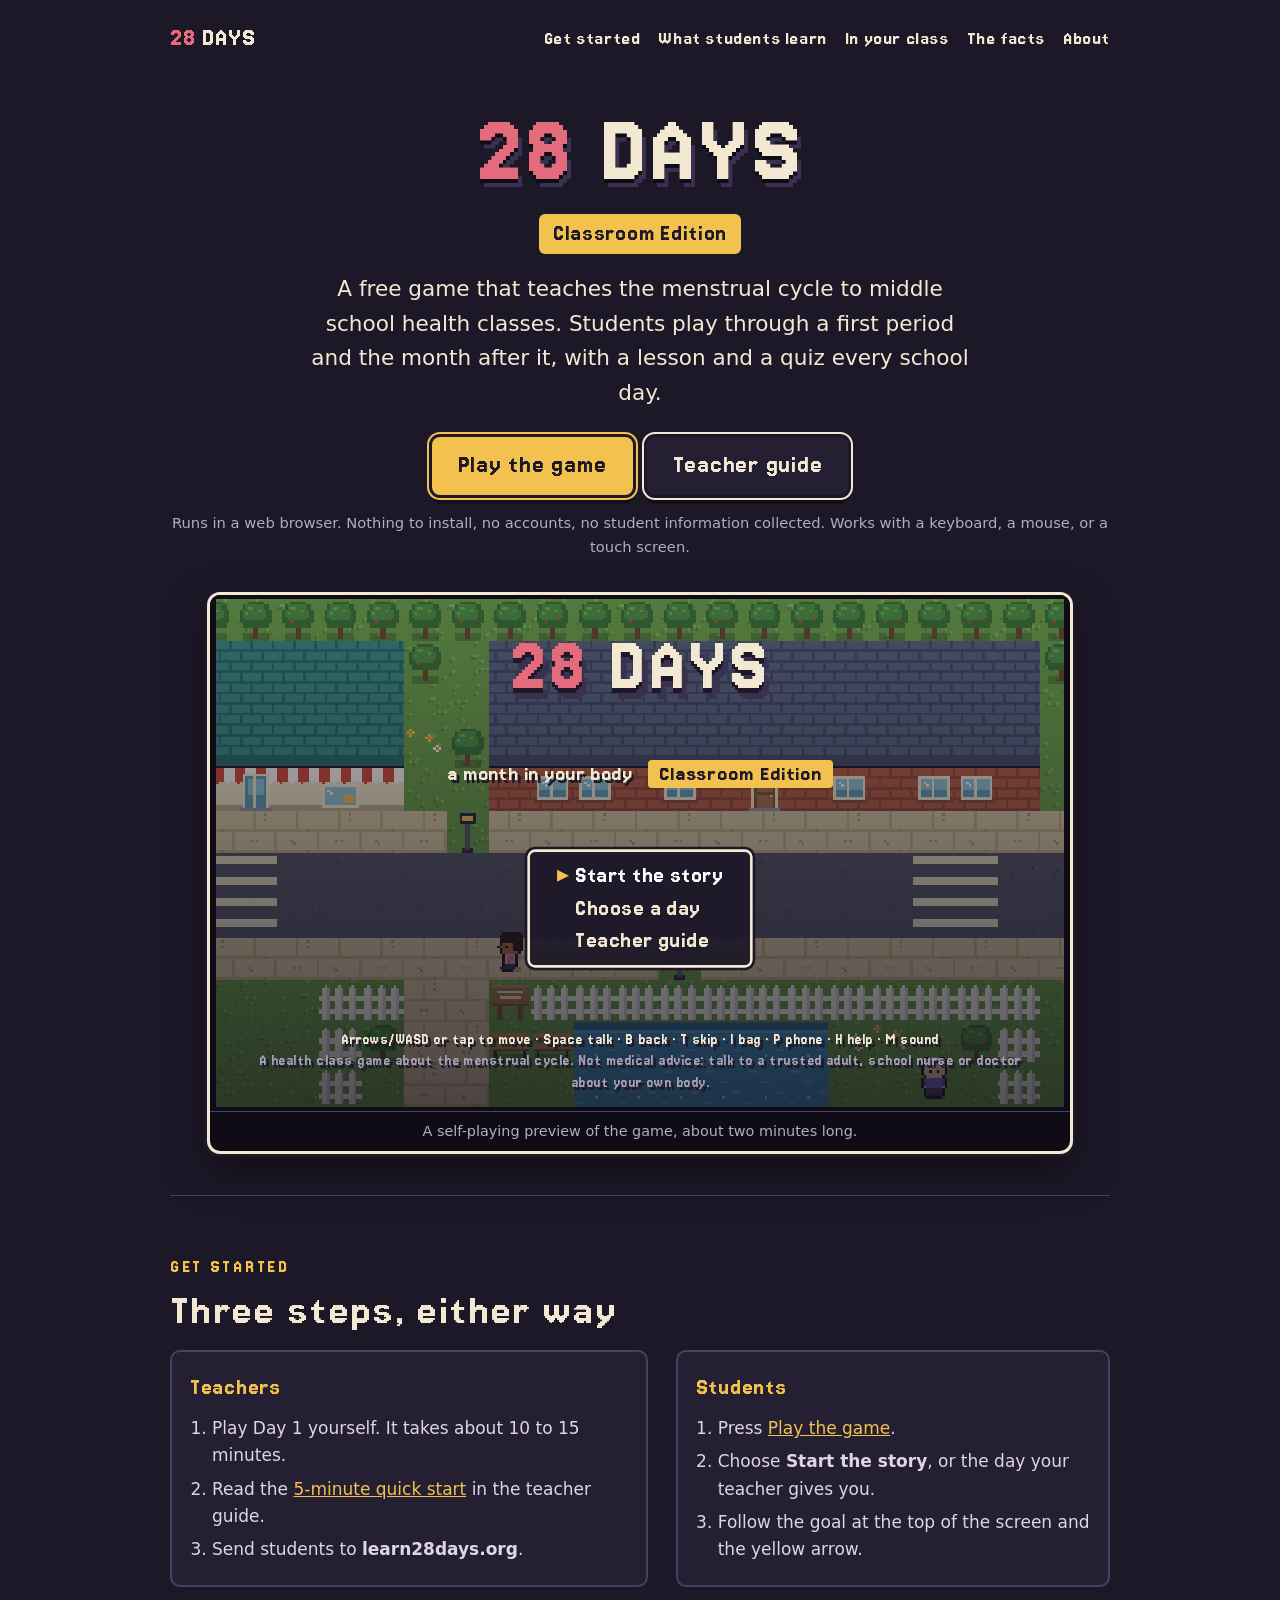
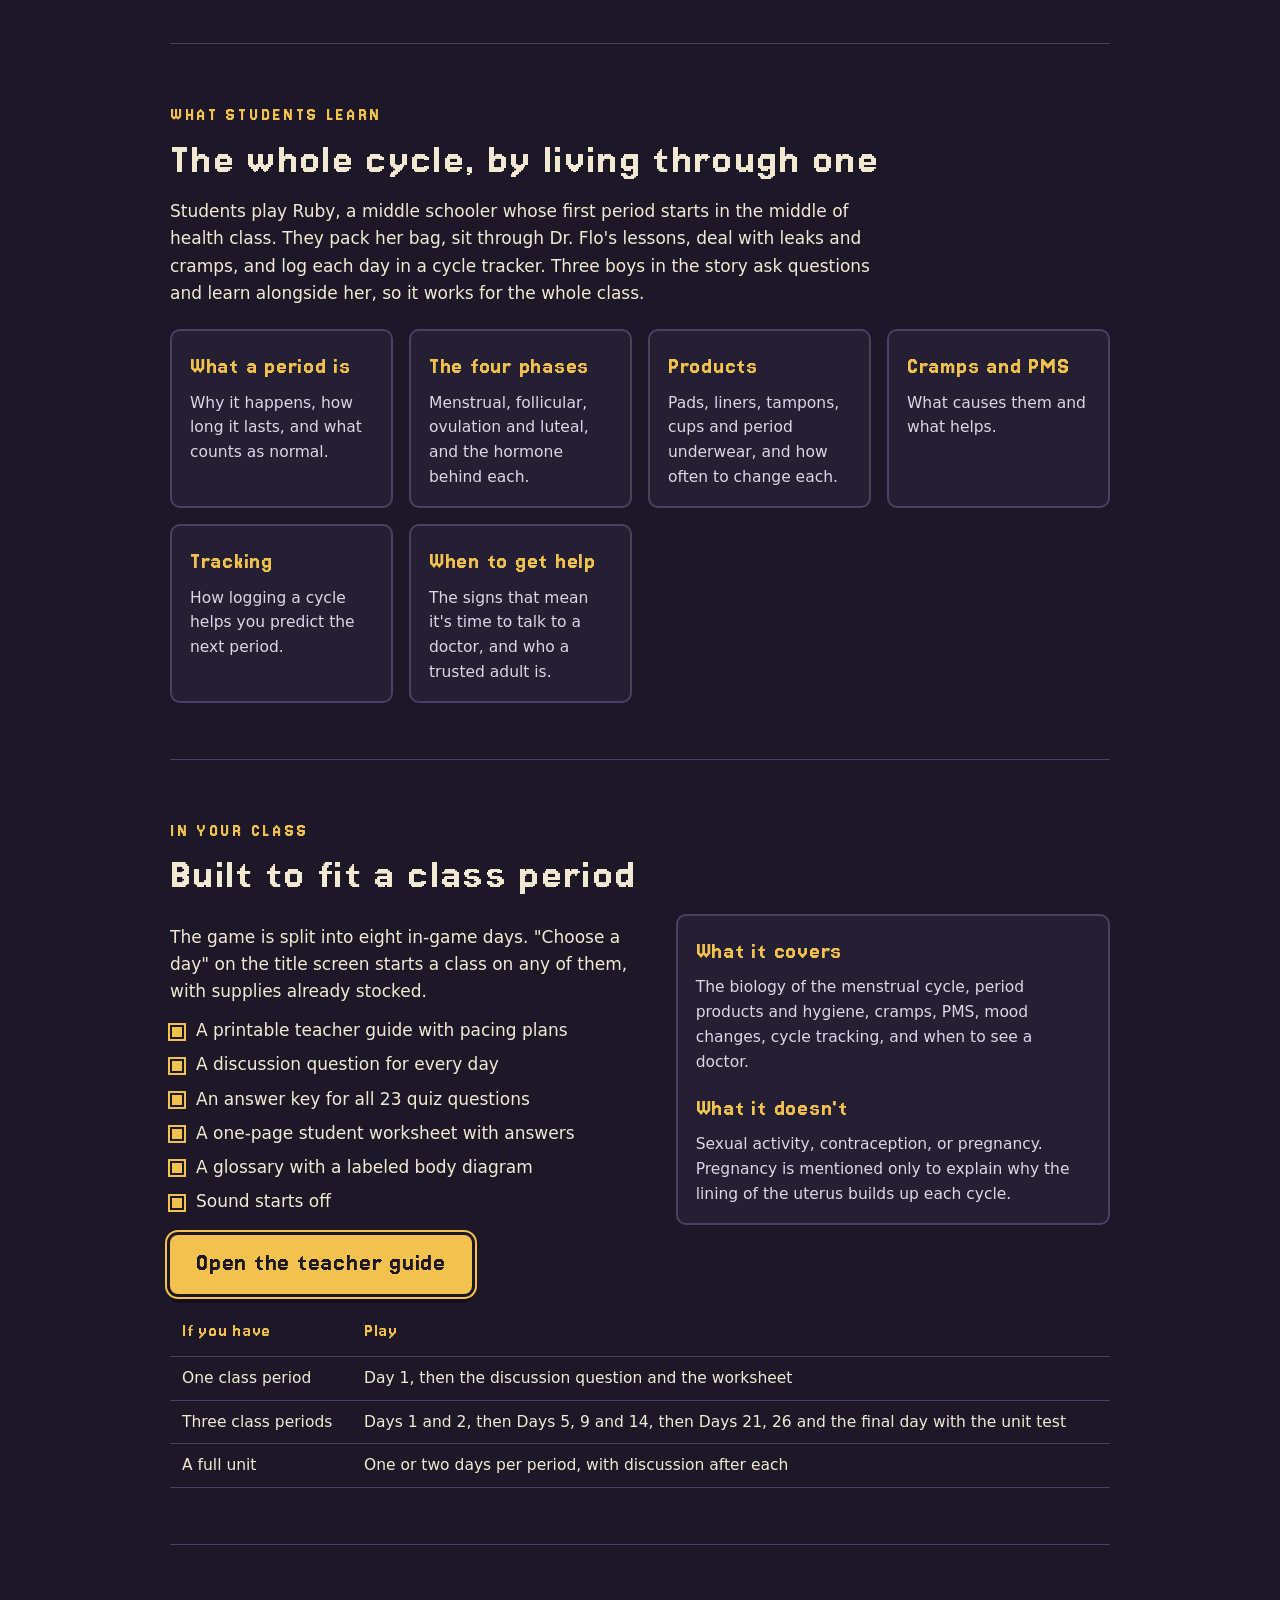
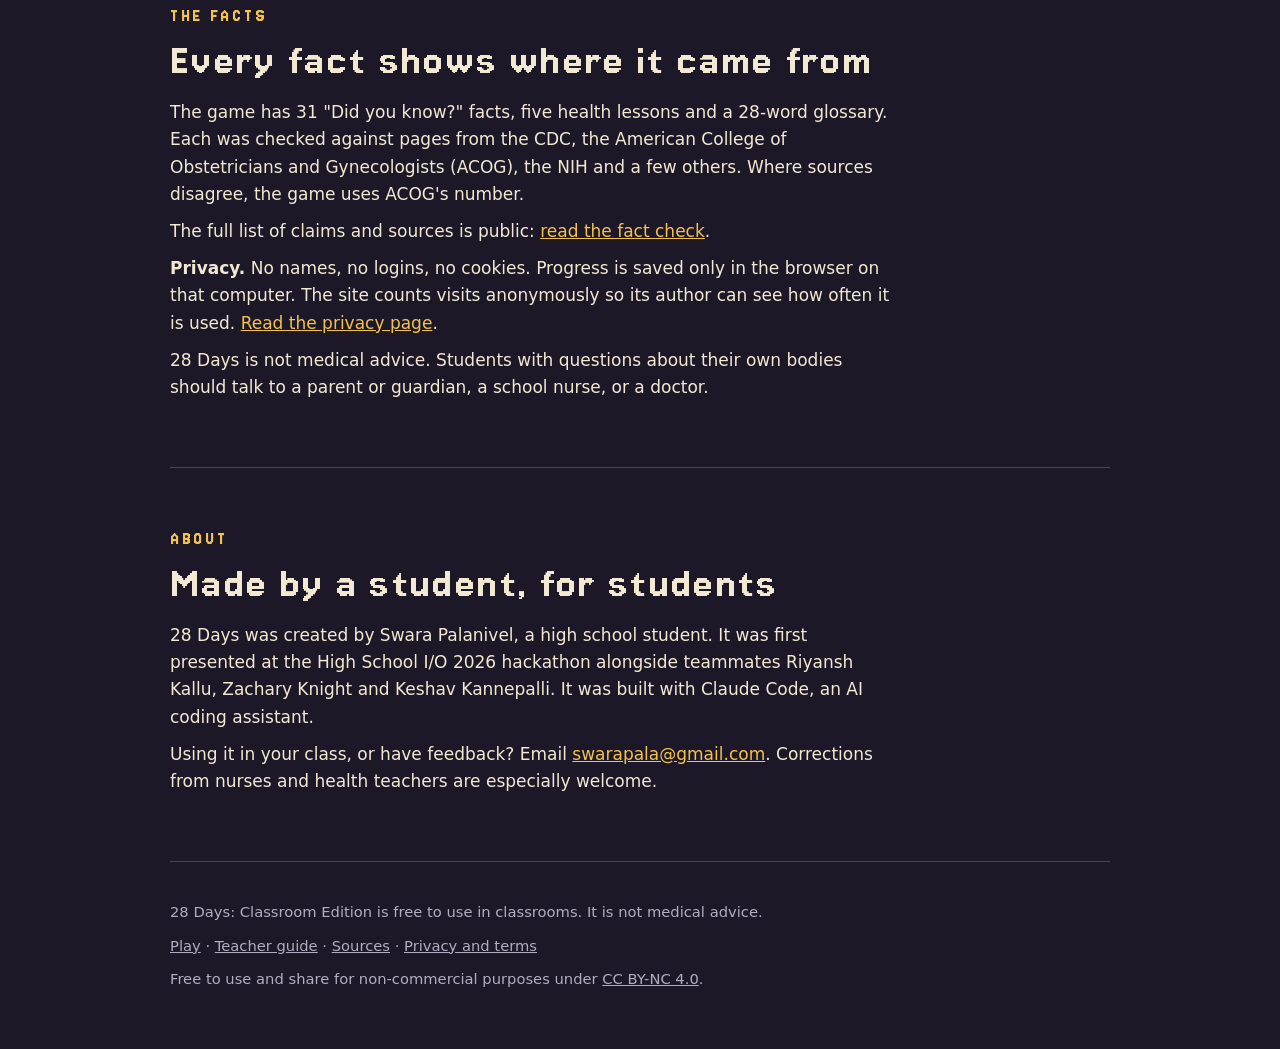
<file: index.html>
<!DOCTYPE html>
<html lang="en">
<head>
  <meta charset="UTF-8" />
  <!-- The official address is learn28days.org. Visitors to the github.io copy are sent to the same page there. -->
  <script>if (/github\.io$/.test(location.hostname)) location.replace("https://learn28days.org" + location.pathname.replace(/^\/28-days-classroom/, "") + location.search + location.hash);</script>
  <meta name="viewport" content="width=device-width, initial-scale=1.0" />
  <title>28 Days: Classroom Edition</title>
  <meta property="og:type" content="website" />
  <meta property="og:site_name" content="28 Days" />
  <meta property="og:title" content="28 Days: Classroom Edition" />
  <meta property="og:description" content="A free game that teaches the menstrual cycle to middle school health classes. With a teacher guide, lesson plans and handouts." />
  <meta property="og:url" content="https://learn28days.org/" />
  <meta property="og:image" content="https://learn28days.org/icons/social.png" />
  <meta property="og:image:width" content="1200" />
  <meta property="og:image:height" content="630" />
  <meta property="og:image:alt" content="28 Days Classroom Edition: a free game that teaches the menstrual cycle" />
  <meta name="twitter:card" content="summary_large_image" />
  <link rel="canonical" href="https://learn28days.org/" />
  <link rel="icon" href="favicon.ico" sizes="any" />
  <link rel="icon" type="image/png" sizes="32x32" href="icons/icon-32.png" />
  <link rel="apple-touch-icon" href="icons/apple-touch-icon.png" />
  <link rel="manifest" href="icons/site.webmanifest" />
  <meta name="theme-color" content="#1d1828" />
  <meta name="description" content="A free game that teaches the menstrual cycle to middle school health classes. Includes a printable teacher guide, answer key and student worksheet." />
  <link rel="preload" href="play/fonts/Jersey15.woff2" as="font" type="font/woff2" crossorigin />
  <style>
    @font-face { font-family: "Jersey 15"; src: url("play/fonts/Jersey15.woff2") format("woff2"); font-display: swap; }
    :root { --ink: #1d1828; --panel: #251f33; --cream: #f3e9d2; --dim: #b3acc2; --hl: #f2c14e; --rose: #e36b7b; --line: #4a4064; }
    * { box-sizing: border-box; }
    html { scroll-behavior: smooth; }
    body { margin: 0; background: var(--ink); color: var(--cream); font: 17px/1.6 system-ui, -apple-system, "Segoe UI", Roboto, sans-serif; }
    a { color: var(--hl); }
    .wrap { max-width: 980px; margin: 0 auto; padding: 0 20px; }
    h1, h2, h3, .btn, .kicker, nav a, .edition { font-family: "Jersey 15", "Courier New", monospace; font-weight: 400; letter-spacing: 0.03em; }

    nav { display: flex; align-items: center; justify-content: space-between; gap: 16px; padding: 16px 0; flex-wrap: wrap; }
    nav .brand { font-size: 1.7rem; color: var(--cream); text-decoration: none; }
    nav .brand span, h1 span { color: var(--rose); }
    nav .links { display: flex; gap: 18px; flex-wrap: wrap; }
    nav .links a { color: var(--cream); text-decoration: none; font-size: 1.25rem; }
    nav .links a:hover { color: var(--hl); }

    header { padding: 24px 0 44px; text-align: center; }
    h1 { font-size: clamp(3.2rem, 11vw, 6.4rem); line-height: 1; margin: 0; text-shadow: 0 4px 0 #0f0c16, 4px 8px 0 #3a3150; }
    .edition { display: inline-block; margin-top: 12px; font-size: 1.5rem; background: var(--hl); color: var(--ink); padding: 0 14px 2px; border-radius: 6px; }
    .tagline { font-size: clamp(1.1rem, 2.6vw, 1.35rem); max-width: 660px; margin: 18px auto 26px; }
    .buttons { display: flex; gap: 14px; justify-content: center; flex-wrap: wrap; }
    .btn { display: inline-block; font-size: 1.6rem; padding: 8px 26px 10px; border-radius: 8px; text-decoration: none; color: var(--ink); background: var(--hl); box-shadow: 0 0 0 3px var(--ink), 0 0 0 5px var(--hl), 0 9px 0 rgba(0,0,0,.35); }
    .btn:hover { filter: brightness(1.08); transform: translateY(-1px); }
    .btn.alt { background: var(--panel); color: var(--cream); box-shadow: 0 0 0 3px var(--ink), 0 0 0 5px var(--cream), 0 9px 0 rgba(0,0,0,.35); }
    .note { color: var(--dim); font-size: 0.92rem; margin-top: 16px; }

    .preview { margin: 36px auto 0; max-width: 860px; border-radius: 10px; overflow: hidden; background: #0f0c16; box-shadow: 0 0 0 3px var(--cream), 0 0 0 6px var(--ink), 0 18px 40px rgba(0,0,0,.5); }
    .preview .frame { position: relative; aspect-ratio: 5 / 3; }
    .preview iframe { position: absolute; inset: 0; width: 100%; height: 100%; border: 0; pointer-events: none; }
    .preview .cap { font-size: 0.9rem; color: var(--dim); padding: 8px 12px; text-align: center; border-top: 1px solid var(--line); }

    section { padding: 56px 0; border-top: 1px solid var(--line); }
    .kicker { color: var(--hl); font-size: 1.2rem; letter-spacing: 0.14em; margin: 0 0 4px; }
    h2 { font-size: clamp(2rem, 5vw, 2.8rem); line-height: 1.1; margin: 0 0 14px; }
    h3 { font-size: 1.55rem; margin: 0 0 4px; color: var(--hl); }
    p { margin: 10px 0; }
    .lead { max-width: 720px; }
    .grid { display: grid; grid-template-columns: repeat(auto-fit, minmax(210px, 1fr)); gap: 16px; margin-top: 22px; }
    .card { background: var(--panel); border: 2px solid var(--line); border-radius: 10px; padding: 16px 18px; }
    .card p { margin: 4px 0 0; color: #ddd5e8; font-size: 0.97rem; }
    .two { display: grid; grid-template-columns: 1.1fr 1fr; gap: 28px; align-items: start; }
    @media (max-width: 760px) { .two { grid-template-columns: 1fr; } }
    ul.check { list-style: none; padding: 0; margin: 12px 0; }
    ul.check li { padding-left: 26px; position: relative; margin: 7px 0; }
    ul.check li::before { content: ""; position: absolute; left: 2px; top: 0.55em; width: 10px; height: 10px; background: var(--hl); box-shadow: 0 0 0 2px var(--ink), 0 0 0 4px var(--hl); }
    .wrapt { overflow-x: auto; }
    table { border-collapse: collapse; width: 100%; margin-top: 14px; font-size: 0.97rem; }
    th, td { text-align: left; vertical-align: top; padding: 9px 12px; border-bottom: 1px solid var(--line); }
    th { color: var(--hl); font-family: "Jersey 15", monospace; font-weight: 400; font-size: 1.15rem; letter-spacing: 0.04em; }
    .box { background: var(--panel); border-left: 5px solid var(--hl); padding: 14px 18px; border-radius: 0 10px 10px 0; margin-top: 18px; }
    footer { border-top: 1px solid var(--line); padding: 28px 0 48px; color: var(--dim); font-size: 0.92rem; }
    footer a { color: var(--dim); }
      ol.steps { margin: 8px 0 0; padding-left: 22px; } ol.steps li { margin: 6px 0; color: #ddd5e8; }
    #start .card h3 { margin: 0 0 2px; }
  </style>
</head>
<body>
  <div class="wrap">
    <nav>
      <a class="brand" href="#top"><span>28</span> DAYS</a>
      <div class="links">
        <a href="#start">Get started</a><a href="#learn">What students learn</a><a href="#class">In your class</a><a href="#facts">The facts</a><a href="#about">About</a>
      </div>
    </nav>

    <header id="top">
      <h1><span>28</span> DAYS</h1>
      <div class="edition">Classroom Edition</div>
      <p class="tagline">A free game that teaches the menstrual cycle to middle school health classes. Students play through a first period and the month after it, with a lesson and a quiz every school day.</p>
      <div class="buttons">
        <a class="btn" href="play/">Play the game</a>
        <a class="btn alt" href="teacher-guide.html">Teacher guide</a>
      </div>
      <p class="note">Runs in a web browser. Nothing to install, no accounts, no student information collected. Works with a keyboard, a mouse, or a touch screen.</p>

      <div class="preview">
        <div class="frame"><iframe id="demo" title="A self-playing preview of the game" loading="lazy" src="play/index.html?demo&auto"></iframe></div>
        <div class="cap">A self-playing preview of the game, about two minutes long.</div>
      </div>
    </header>

    <section id="start">
      <p class="kicker">GET STARTED</p>
      <h2>Three steps, either way</h2>
      <div class="two">
        <div class="card">
          <h3>Teachers</h3>
          <ol class="steps">
            <li>Play Day 1 yourself. It takes about 10 to 15 minutes.</li>
            <li>Read the <a href="teacher-guide.html#quickstart">5-minute quick start</a> in the teacher guide.</li>
            <li>Send students to <strong>learn28days.org</strong>.</li>
          </ol>
        </div>
        <div class="card">
          <h3>Students</h3>
          <ol class="steps">
            <li>Press <a href="play/">Play the game</a>.</li>
            <li>Choose <strong>Start the story</strong>, or the day your teacher gives you.</li>
            <li>Follow the goal at the top of the screen and the yellow arrow.</li>
          </ol>
        </div>
      </div>
    </section>

    <section id="learn">
      <p class="kicker">WHAT STUDENTS LEARN</p>
      <h2>The whole cycle, by living through one</h2>
      <p class="lead">Students play Ruby, a middle schooler whose first period starts in the middle of health class. They pack her bag, sit through Dr. Flo's lessons, deal with leaks and cramps, and log each day in a cycle tracker. Three boys in the story ask questions and learn alongside her, so it works for the whole class.</p>
      <div class="grid">
        <div class="card"><h3>What a period is</h3><p>Why it happens, how long it lasts, and what counts as normal.</p></div>
        <div class="card"><h3>The four phases</h3><p>Menstrual, follicular, ovulation and luteal, and the hormone behind each.</p></div>
        <div class="card"><h3>Products</h3><p>Pads, liners, tampons, cups and period underwear, and how often to change each.</p></div>
        <div class="card"><h3>Cramps and PMS</h3><p>What causes them and what helps.</p></div>
        <div class="card"><h3>Tracking</h3><p>How logging a cycle helps you predict the next period.</p></div>
        <div class="card"><h3>When to get help</h3><p>The signs that mean it's time to talk to a doctor, and who a trusted adult is.</p></div>
      </div>
    </section>

    <section id="class">
      <p class="kicker">IN YOUR CLASS</p>
      <h2>Built to fit a class period</h2>
      <div class="two">
        <div>
          <p>The game is split into eight in-game days. "Choose a day" on the title screen starts a class on any of them, with supplies already stocked.</p>
          <ul class="check">
            <li>A printable teacher guide with pacing plans</li>
            <li>A discussion question for every day</li>
            <li>An answer key for all 23 quiz questions</li>
            <li>A one-page student worksheet with answers</li>
            <li>A glossary with a labeled body diagram</li>
            <li>Sound starts off</li>
          </ul>
          <div class="buttons" style="justify-content:flex-start;margin-top:20px">
            <a class="btn" href="teacher-guide.html">Open the teacher guide</a>
          </div>
        </div>
        <div>
          <div class="card">
            <h3>What it covers</h3>
            <p>The biology of the menstrual cycle, period products and hygiene, cramps, PMS, mood changes, cycle tracking, and when to see a doctor.</p>
            <h3 style="margin-top:14px">What it doesn't</h3>
            <p>Sexual activity, contraception, or pregnancy. Pregnancy is mentioned only to explain why the lining of the uterus builds up each cycle.</p>
          </div>
        </div>
      </div>
      <div class="wrapt"><table>
        <tr><th>If you have</th><th>Play</th></tr>
        <tr><td>One class period</td><td>Day 1, then the discussion question and the worksheet</td></tr>
        <tr><td>Three class periods</td><td>Days 1 and 2, then Days 5, 9 and 14, then Days 21, 26 and the final day with the unit test</td></tr>
        <tr><td>A full unit</td><td>One or two days per period, with discussion after each</td></tr>
      </table></div>
    </section>

    <section id="facts">
      <p class="kicker">THE FACTS</p>
      <h2>Every fact shows where it came from</h2>
      <p class="lead">The game has 31 "Did you know?" facts, five health lessons and a 28-word glossary. Each was checked against pages from the CDC, the American College of Obstetricians and Gynecologists (ACOG), the NIH and a few others. Where sources disagree, the game uses ACOG's number.</p>
      <p class="lead">The full list of claims and sources is public: <a href="SOURCES.md">read the fact check</a>.</p>
      <p class="lead"><strong>Privacy.</strong> No names, no logins, no cookies. Progress is saved only in the browser on that computer. The site counts visits anonymously so its author can see how often it is used. <a href="privacy.html">Read the privacy page</a>.</p>
      <p class="lead">28 Days is not medical advice. Students with questions about their own bodies should talk to a parent or guardian, a school nurse, or a doctor.</p>
    </section>

    <section id="about">
      <p class="kicker">ABOUT</p>
      <h2>Made by a student, for students</h2>
      <p class="lead">28 Days was created by Swara Palanivel, a high school student. It was first presented at the High School I/O 2026 hackathon alongside teammates Riyansh Kallu, Zachary Knight and Keshav Kannepalli. It was built with Claude Code, an AI coding assistant.</p>
      <p class="lead">Using it in your class, or have feedback? Email <a href="mailto:swarapala@gmail.com">swarapala@gmail.com</a>. Corrections from nurses and health teachers are especially welcome.</p>
    </section>

    <footer>
      <p>28 Days: Classroom Edition is free to use in classrooms. It is not medical advice.</p>
      <p><a href="play/">Play</a> · <a href="teacher-guide.html">Teacher guide</a> · <a href="SOURCES.md">Sources</a> · <a href="privacy.html">Privacy and terms</a></p>
      <p>Free to use and share for non-commercial purposes under <a href="https://creativecommons.org/licenses/by-nc/4.0/">CC BY-NC 4.0</a>.</p>
    </footer>
  </div>

  <script src="play/js/count.js?v=3"></script>
  <script>
    // The preview is the game's own self-playing tour. Restart it when it finishes.
    setInterval(function () { var f = document.getElementById("demo"); if (f) f.src = f.src; }, 140000);
  </script>
</body>
</html>
</file>
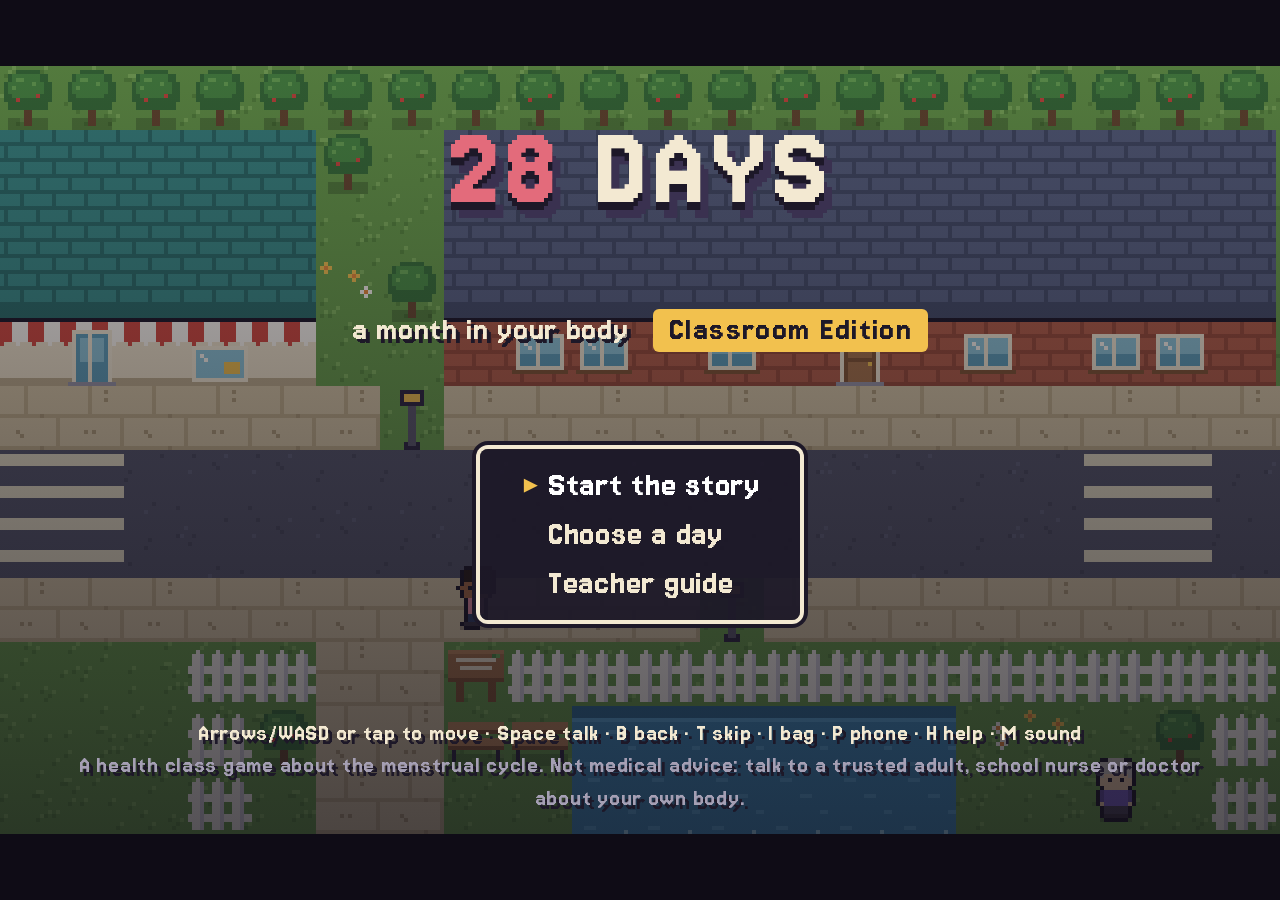
<file: play/index.html>
<!DOCTYPE html>
<html lang="en">
<head>
  <meta charset="UTF-8" />
  <!-- The official address is learn28days.org. Visitors to the github.io copy are sent to the same page there. -->
  <script>if (/github\.io$/.test(location.hostname)) location.replace("https://learn28days.org" + location.pathname.replace(/^\/28-days-classroom/, "") + location.search + location.hash);</script>
  <meta name="viewport" content="width=device-width, initial-scale=1.0" />
  <title>28 Days: Classroom Edition</title>
  <meta property="og:type" content="website" />
  <meta property="og:site_name" content="28 Days" />
  <meta property="og:title" content="Play 28 Days" />
  <meta property="og:description" content="Play Ruby through her first period and the month that follows. Free, in the browser, no account needed." />
  <meta property="og:url" content="https://learn28days.org/play/" />
  <meta property="og:image" content="https://learn28days.org/icons/social.png" />
  <meta property="og:image:width" content="1200" />
  <meta property="og:image:height" content="630" />
  <meta property="og:image:alt" content="28 Days Classroom Edition: a free game that teaches the menstrual cycle" />
  <meta name="twitter:card" content="summary_large_image" />
  <link rel="canonical" href="https://learn28days.org/play/" />
  <link rel="icon" href="../favicon.ico" sizes="any" />
  <link rel="icon" type="image/png" sizes="32x32" href="../icons/icon-32.png" />
  <link rel="apple-touch-icon" href="../icons/apple-touch-icon.png" />
  <link rel="manifest" href="../icons/site.webmanifest" />
  <meta name="theme-color" content="#1d1828" />
  <link rel="preload" href="fonts/Jersey15.woff2" as="font" type="font/woff2" crossorigin />
  <link rel="stylesheet" href="style.css?v=c6" />
</head>
<body>
  <div id="game">
    <canvas id="view" width="320" height="192"></canvas>
    <div id="ui">
      <div id="labels"></div>
      <div id="floats"></div>
      <div id="hud" class="hidden">
        <div id="stats" class="panel"></div>
        <div id="objective"></div>
        <div id="clock" class="panel"></div>
      </div>
      <div id="fact" class="panel hidden">
        <img class="ic" id="fact-icon" alt="" />
        <div class="fbody"><div class="fhead">DID YOU KNOW?</div><div id="fact-text"></div></div>
        <div class="fkey">F</div>
      </div>
      <div id="toasts"></div>
      <div id="banner"></div>
      <div id="dialog" class="hidden">
        <div class="portrait"><img id="dlg-portrait" alt="" /></div>
        <div class="box panel">
          <div id="dlg-name"></div>
          <div id="dlg-text"></div>
          <div id="dlg-next">▼</div>
        </div>
      </div>
      <div id="choices" class="panel hidden"></div>
      <div id="modal" class="hidden"></div>
      <div id="fade"></div>
      <div id="screen" class="hidden"></div>
    </div>
  </div>

  <!-- Plain scripts, no build step: double-click index.html to play. -->
  <script src="js/count.js?v=3"></script>
  <script src="js/art.js?v=c2"></script>
  <script src="js/world.js?v=c2"></script>
  <script src="js/engine.js?v=c6"></script>
  <script src="js/story.js?v=c4"></script>
  <script src="js/demo.js"></script>
</body>
</html>
</file>
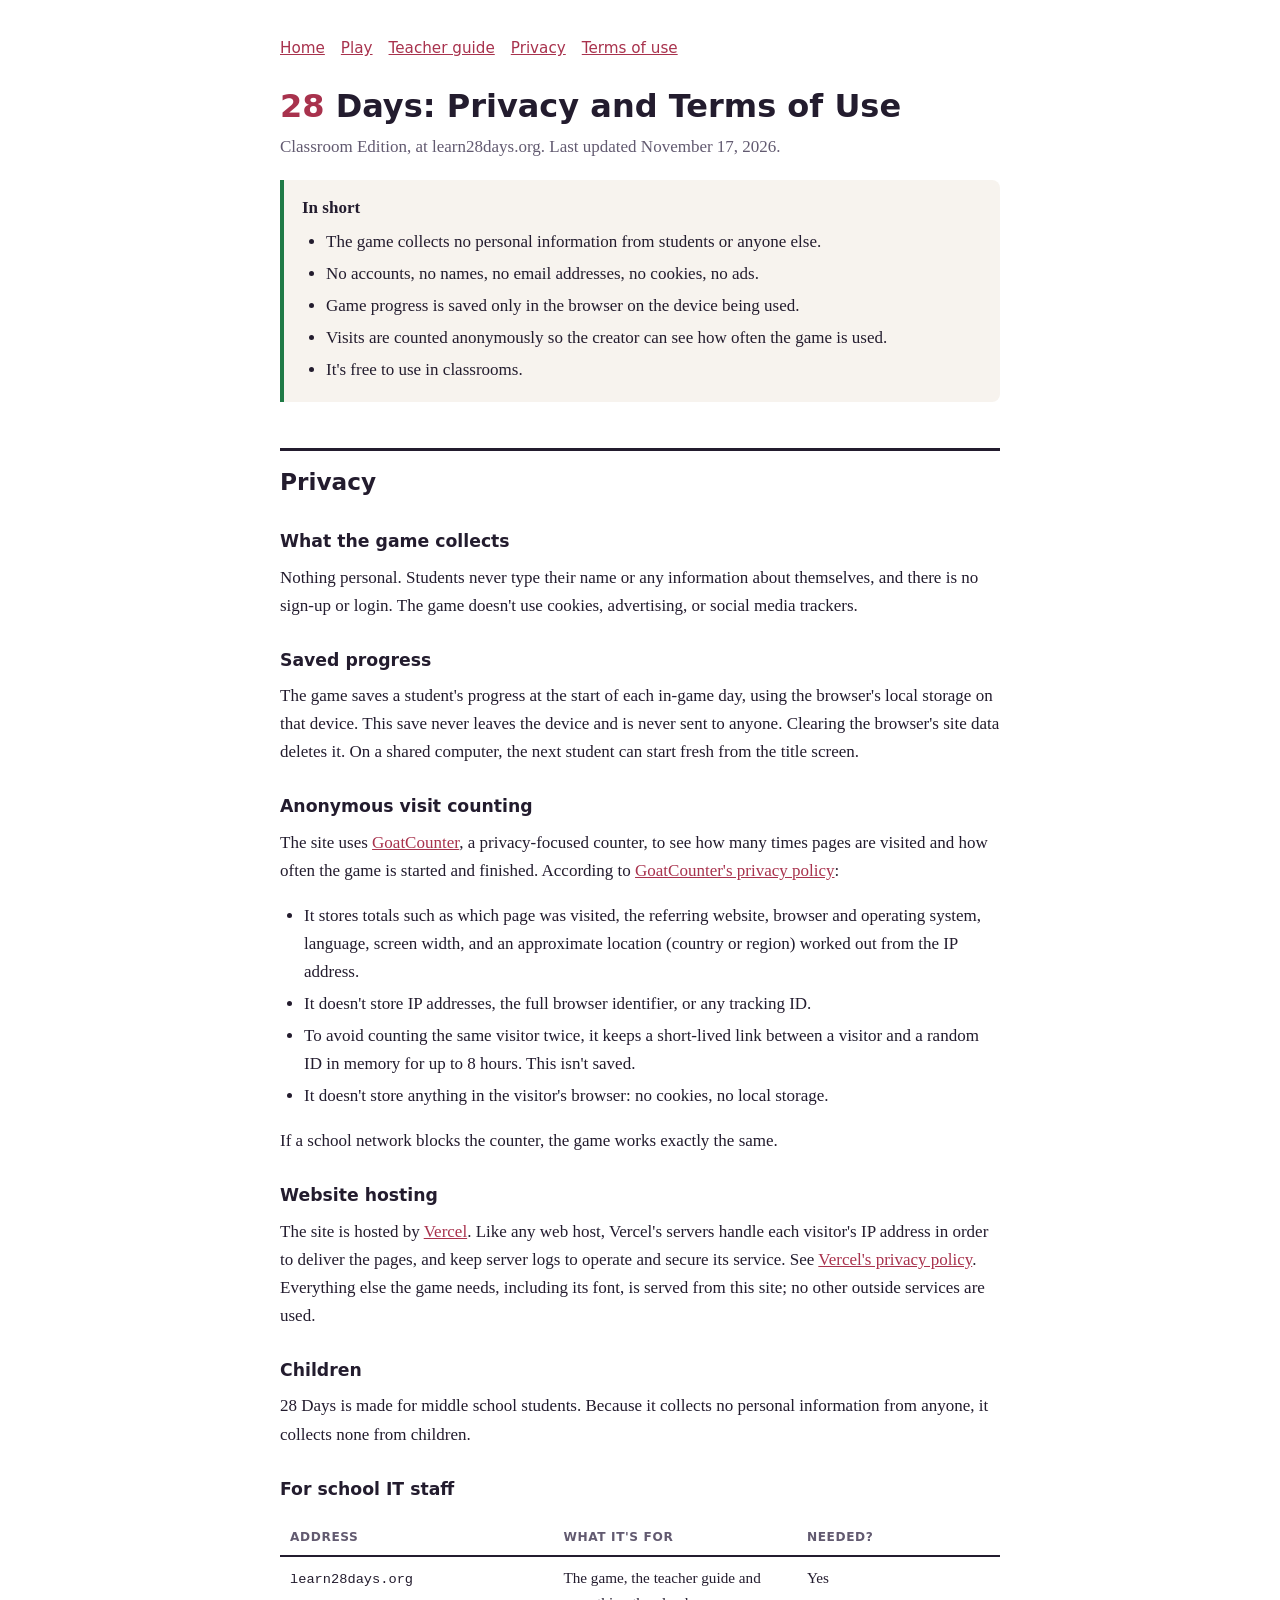
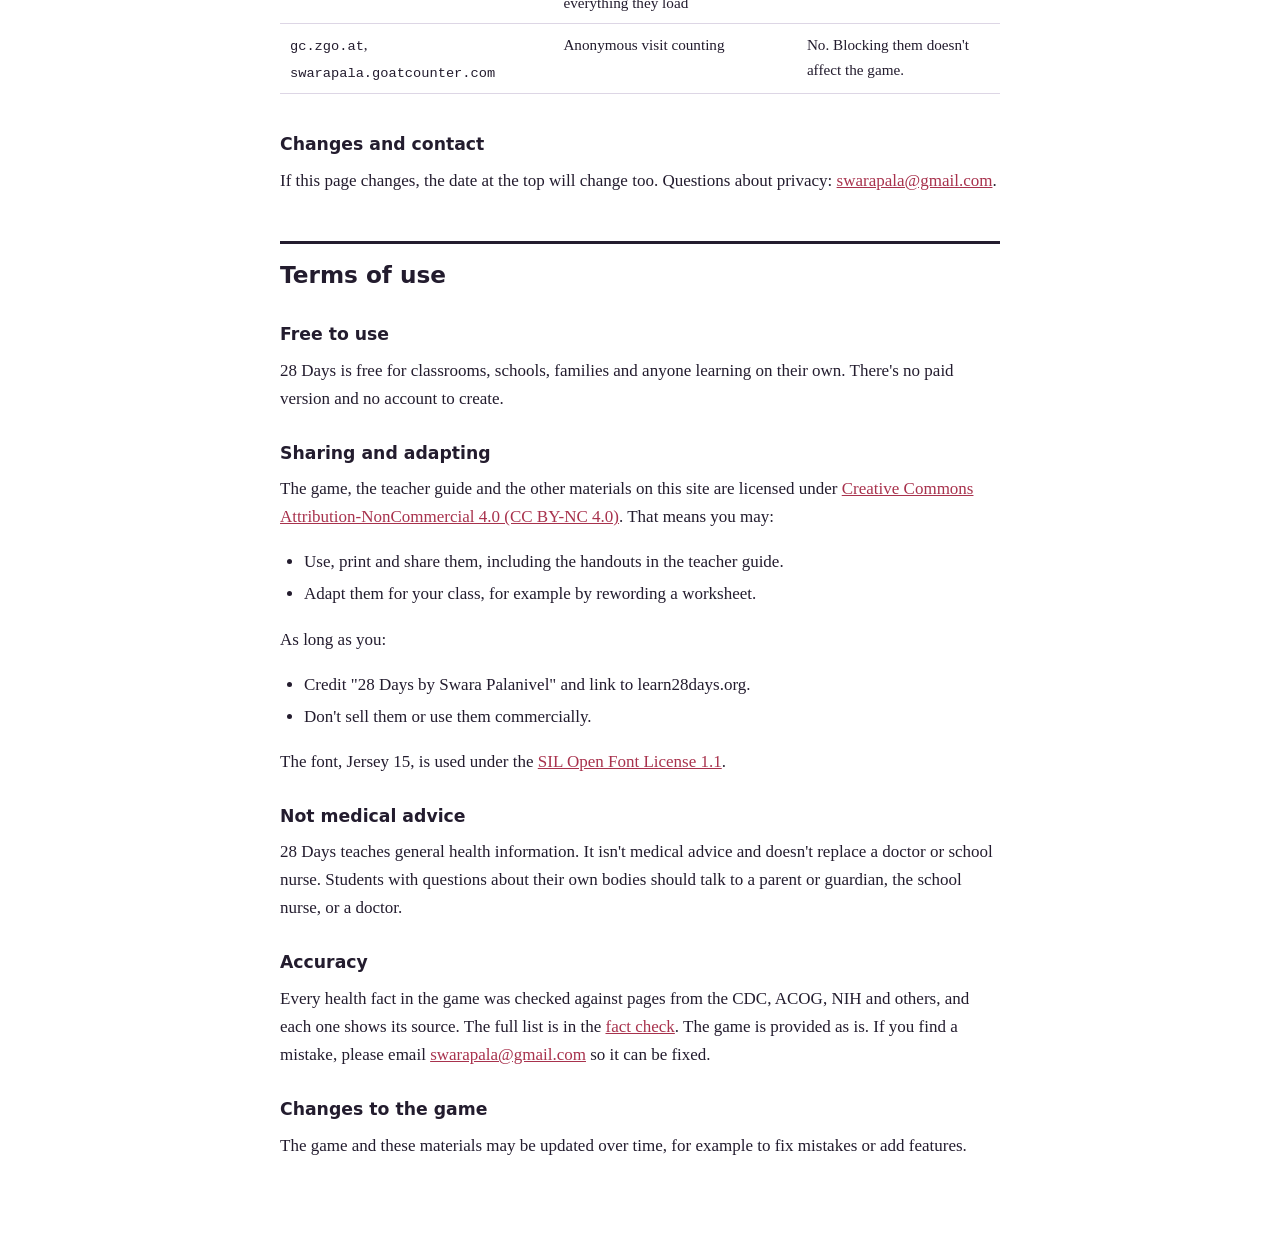
<file: privacy.html>
<!DOCTYPE html>
<html lang="en">
<head>
<meta charset="UTF-8" />
  <!-- The official address is learn28days.org. Visitors to the github.io copy are sent to the same page there. -->
  <script>if (/github\.io$/.test(location.hostname)) location.replace("https://learn28days.org" + location.pathname.replace(/^\/28-days-classroom/, "") + location.search + location.hash);</script>
<meta name="viewport" content="width=device-width, initial-scale=1.0" />
<title>28 Days: Privacy and Terms of Use</title>
  <meta property="og:type" content="website" />
  <meta property="og:site_name" content="28 Days" />
  <meta property="og:title" content="28 Days: Privacy and Terms of Use" />
  <meta property="og:description" content="28 Days collects no student information. How visits are counted and the terms for classroom use." />
  <meta property="og:url" content="https://learn28days.org/privacy.html" />
  <meta property="og:image" content="https://learn28days.org/icons/social.png" />
  <meta property="og:image:width" content="1200" />
  <meta property="og:image:height" content="630" />
  <meta property="og:image:alt" content="28 Days Classroom Edition: a free game that teaches the menstrual cycle" />
  <meta name="twitter:card" content="summary_large_image" />
  <link rel="canonical" href="https://learn28days.org/privacy.html" />
<meta name="description" content="28 Days collects no student information. How visits are counted, how progress is saved, and the terms for using the game in classrooms." />
  <link rel="icon" href="favicon.ico" sizes="any" />
  <link rel="icon" type="image/png" sizes="32x32" href="icons/icon-32.png" />
  <link rel="apple-touch-icon" href="icons/apple-touch-icon.png" />
  <meta name="theme-color" content="#1d1828" />
<style>
  :root { --ink: #231c2e; --muted: #625a70; --line: #ddd6e5; --accent: #a8324d; --soft: #f7f3ee; --good: #1f7a46; }
  * { box-sizing: border-box; }
  body { margin: 0; font: 17px/1.65 Georgia, "Times New Roman", serif; color: var(--ink); background: #fff; }
  main { max-width: 760px; margin: 0 auto; padding: 36px 20px 90px; }
  h1, h2, h3, th, nav, .kicker { font-family: system-ui, -apple-system, "Segoe UI", Roboto, sans-serif; }
  nav { display: flex; gap: 16px; flex-wrap: wrap; font-size: 0.95rem; margin-bottom: 26px; }
  a { color: var(--accent); }
  h1 { font-size: 2rem; margin: 0 0 4px; line-height: 1.2; }
  h1 span { color: var(--accent); }
  .muted { color: var(--muted); }
  h2 { font-size: 1.45rem; margin: 46px 0 10px; padding-top: 12px; border-top: 3px solid var(--ink); }
  h3 { font-size: 1.08rem; margin: 26px 0 6px; }
  p { margin: 8px 0; }
  ul { padding-left: 24px; } li { margin: 4px 0; }
  .summary { background: var(--soft); border-left: 4px solid var(--good); padding: 14px 18px; border-radius: 0 8px 8px 0; margin: 18px 0; }
  .summary ul { margin: 6px 0 0; }
  .wrap { overflow-x: auto; }
  table { border-collapse: collapse; width: 100%; font-size: 0.95rem; margin: 10px 0; }
  th, td { text-align: left; vertical-align: top; padding: 8px 10px; border-bottom: 1px solid var(--line); }
  th { font-size: 0.76rem; text-transform: uppercase; letter-spacing: 0.05em; color: var(--muted); border-bottom: 2px solid var(--ink); }
  code { font-size: 0.9em; }
  @media print { nav { display: none; } h2 { break-after: avoid; } }
</style>
</head>
<body>
<main>
  <nav><a href="./">Home</a><a href="play/">Play</a><a href="teacher-guide.html">Teacher guide</a><a href="#privacy">Privacy</a><a href="#terms">Terms of use</a></nav>
  <h1><span>28</span> Days: Privacy and Terms of Use</h1>
  <p class="muted">Classroom Edition, at learn28days.org. Last updated November 17, 2026.</p>

  <div class="summary">
    <strong>In short</strong>
    <ul>
      <li>The game collects no personal information from students or anyone else.</li>
      <li>No accounts, no names, no email addresses, no cookies, no ads.</li>
      <li>Game progress is saved only in the browser on the device being used.</li>
      <li>Visits are counted anonymously so the creator can see how often the game is used.</li>
      <li>It's free to use in classrooms.</li>
    </ul>
  </div>

  <h2 id="privacy">Privacy</h2>

  <h3>What the game collects</h3>
  <p>Nothing personal. Students never type their name or any information about themselves, and there is no sign-up or login. The game doesn't use cookies, advertising, or social media trackers.</p>

  <h3>Saved progress</h3>
  <p>The game saves a student's progress at the start of each in-game day, using the browser's local storage on that device. This save never leaves the device and is never sent to anyone. Clearing the browser's site data deletes it. On a shared computer, the next student can start fresh from the title screen.</p>

  <h3>Anonymous visit counting</h3>
  <p>The site uses <a href="https://www.goatcounter.com">GoatCounter</a>, a privacy-focused counter, to see how many times pages are visited and how often the game is started and finished. According to <a href="https://www.goatcounter.com/privacy">GoatCounter's privacy policy</a>:</p>
  <ul>
    <li>It stores totals such as which page was visited, the referring website, browser and operating system, language, screen width, and an approximate location (country or region) worked out from the IP address.</li>
    <li>It doesn't store IP addresses, the full browser identifier, or any tracking ID.</li>
    <li>To avoid counting the same visitor twice, it keeps a short-lived link between a visitor and a random ID in memory for up to 8 hours. This isn't saved.</li>
    <li>It doesn't store anything in the visitor's browser: no cookies, no local storage.</li>
  </ul>
  <p>If a school network blocks the counter, the game works exactly the same.</p>

  <h3>Website hosting</h3>
  <p>The site is hosted by <a href="https://vercel.com">Vercel</a>. Like any web host, Vercel's servers handle each visitor's IP address in order to deliver the pages, and keep server logs to operate and secure its service. See <a href="https://vercel.com/legal/privacy-policy">Vercel's privacy policy</a>. Everything else the game needs, including its font, is served from this site; no other outside services are used.</p>

  <h3>Children</h3>
  <p>28 Days is made for middle school students. Because it collects no personal information from anyone, it collects none from children.</p>

  <h3>For school IT staff</h3>
  <div class="wrap"><table>
    <tr><th>Address</th><th>What it's for</th><th>Needed?</th></tr>
    <tr><td><code>learn28days.org</code></td><td>The game, the teacher guide and everything they load</td><td>Yes</td></tr>
    <tr><td><code>gc.zgo.at</code>, <code>swarapala.goatcounter.com</code></td><td>Anonymous visit counting</td><td>No. Blocking them doesn't affect the game.</td></tr>
  </table></div>

  <h3>Changes and contact</h3>
  <p>If this page changes, the date at the top will change too. Questions about privacy: <a href="mailto:swarapala@gmail.com">swarapala@gmail.com</a>.</p>

  <h2 id="terms">Terms of use</h2>

  <h3>Free to use</h3>
  <p>28 Days is free for classrooms, schools, families and anyone learning on their own. There's no paid version and no account to create.</p>

  <h3>Sharing and adapting</h3>
  <p>The game, the teacher guide and the other materials on this site are licensed under <a href="https://creativecommons.org/licenses/by-nc/4.0/">Creative Commons Attribution-NonCommercial 4.0 (CC BY-NC 4.0)</a>. That means you may:</p>
  <ul>
    <li>Use, print and share them, including the handouts in the teacher guide.</li>
    <li>Adapt them for your class, for example by rewording a worksheet.</li>
  </ul>
  <p>As long as you:</p>
  <ul>
    <li>Credit "28 Days by Swara Palanivel" and link to learn28days.org.</li>
    <li>Don't sell them or use them commercially.</li>
  </ul>
  <p>The font, Jersey 15, is used under the <a href="https://openfontlicense.org">SIL Open Font License 1.1</a>.</p>

  <h3>Not medical advice</h3>
  <p>28 Days teaches general health information. It isn't medical advice and doesn't replace a doctor or school nurse. Students with questions about their own bodies should talk to a parent or guardian, the school nurse, or a doctor.</p>

  <h3>Accuracy</h3>
  <p>Every health fact in the game was checked against pages from the CDC, ACOG, NIH and others, and each one shows its source. The full list is in the <a href="SOURCES.md">fact check</a>. The game is provided as is. If you find a mistake, please email <a href="mailto:swarapala@gmail.com">swarapala@gmail.com</a> so it can be fixed.</p>

  <h3>Changes to the game</h3>
  <p>The game and these materials may be updated over time, for example to fix mistakes or add features.</p>
</main>
<script src="play/js/count.js?v=3"></script>
</body>
</html>
</file>
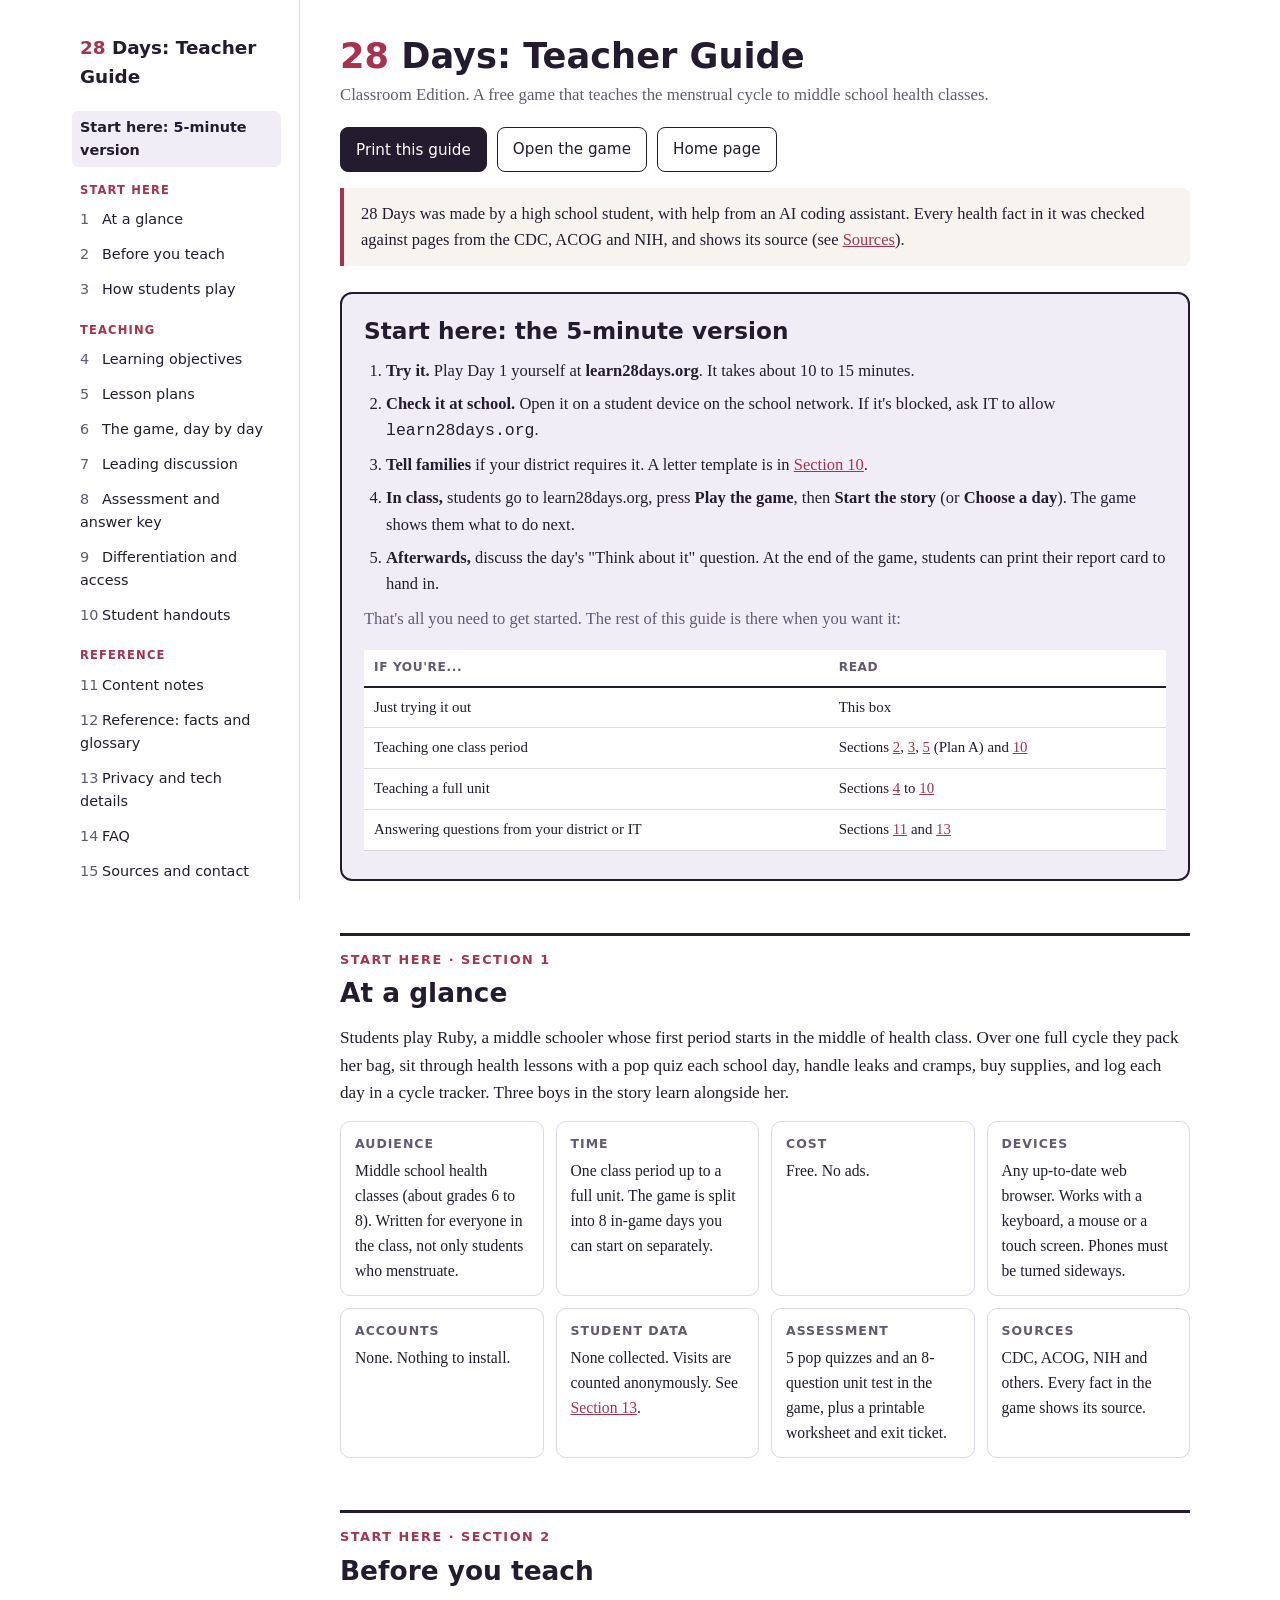
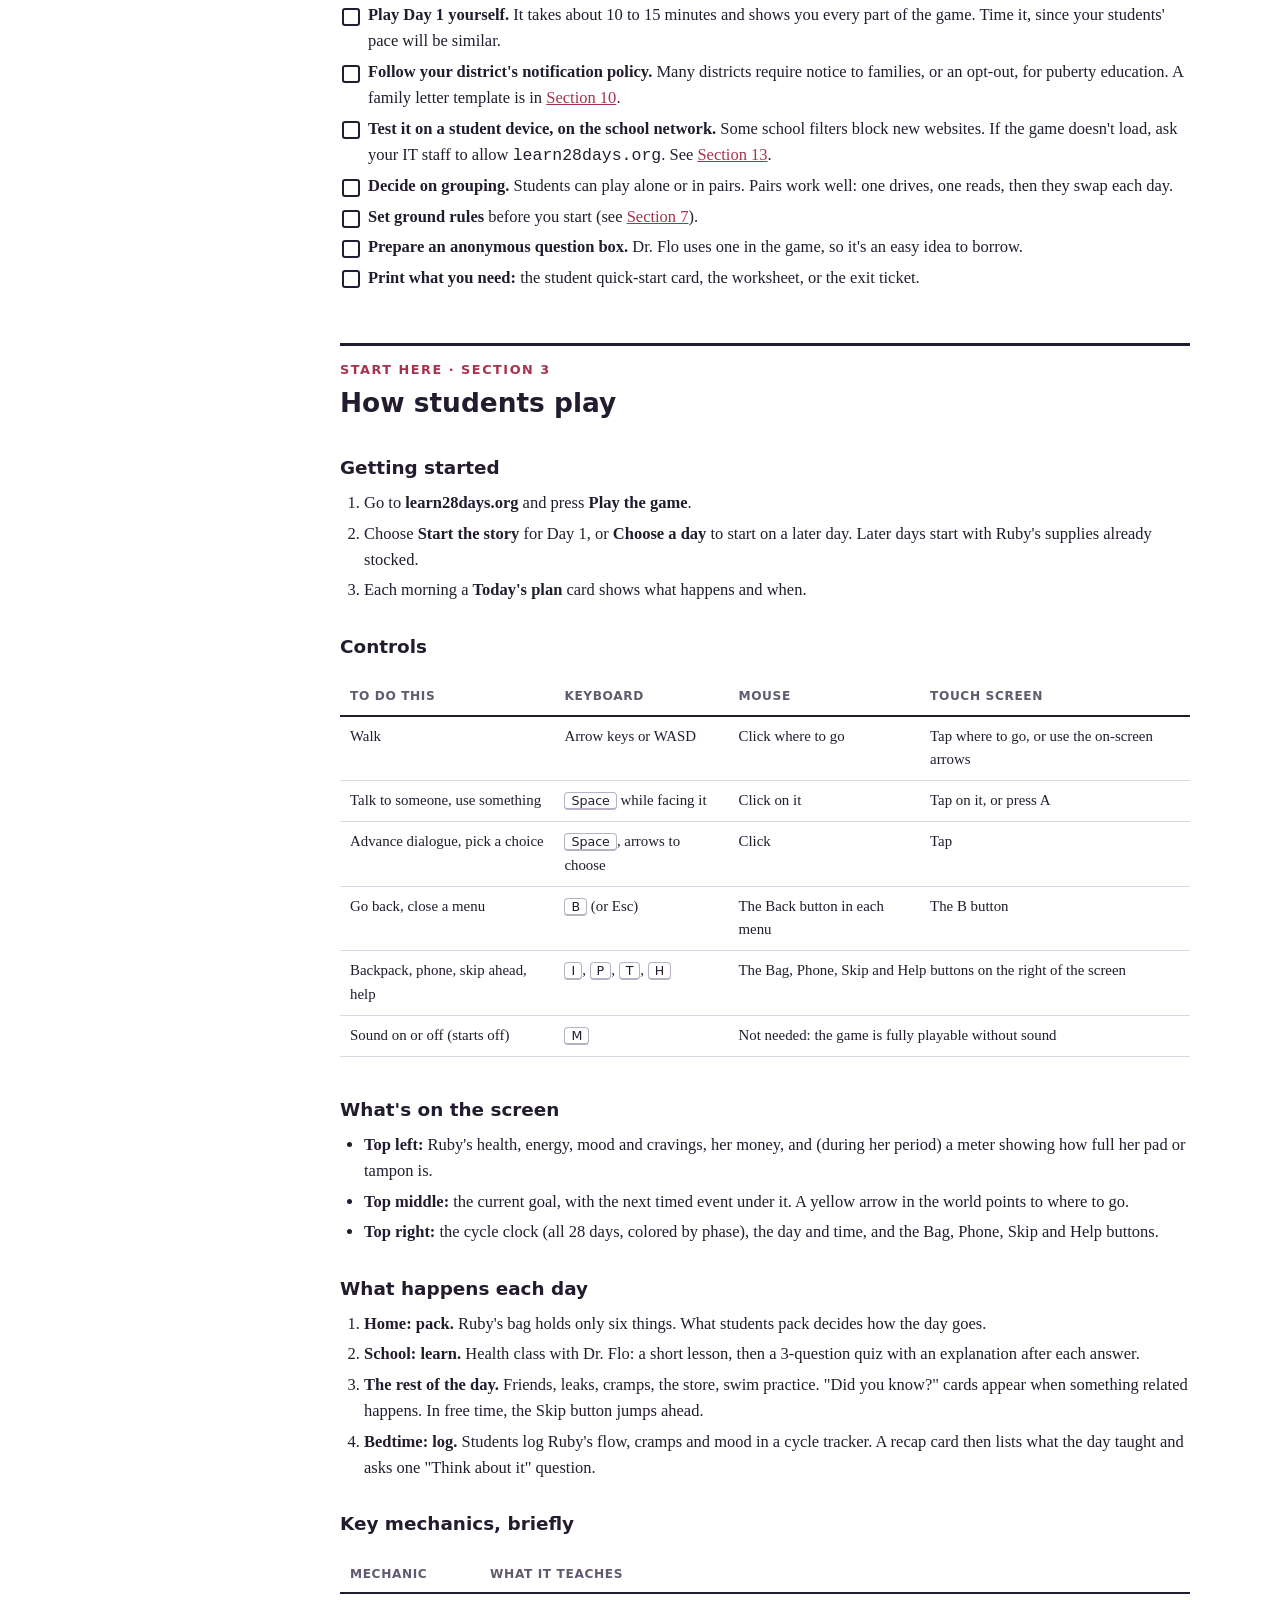
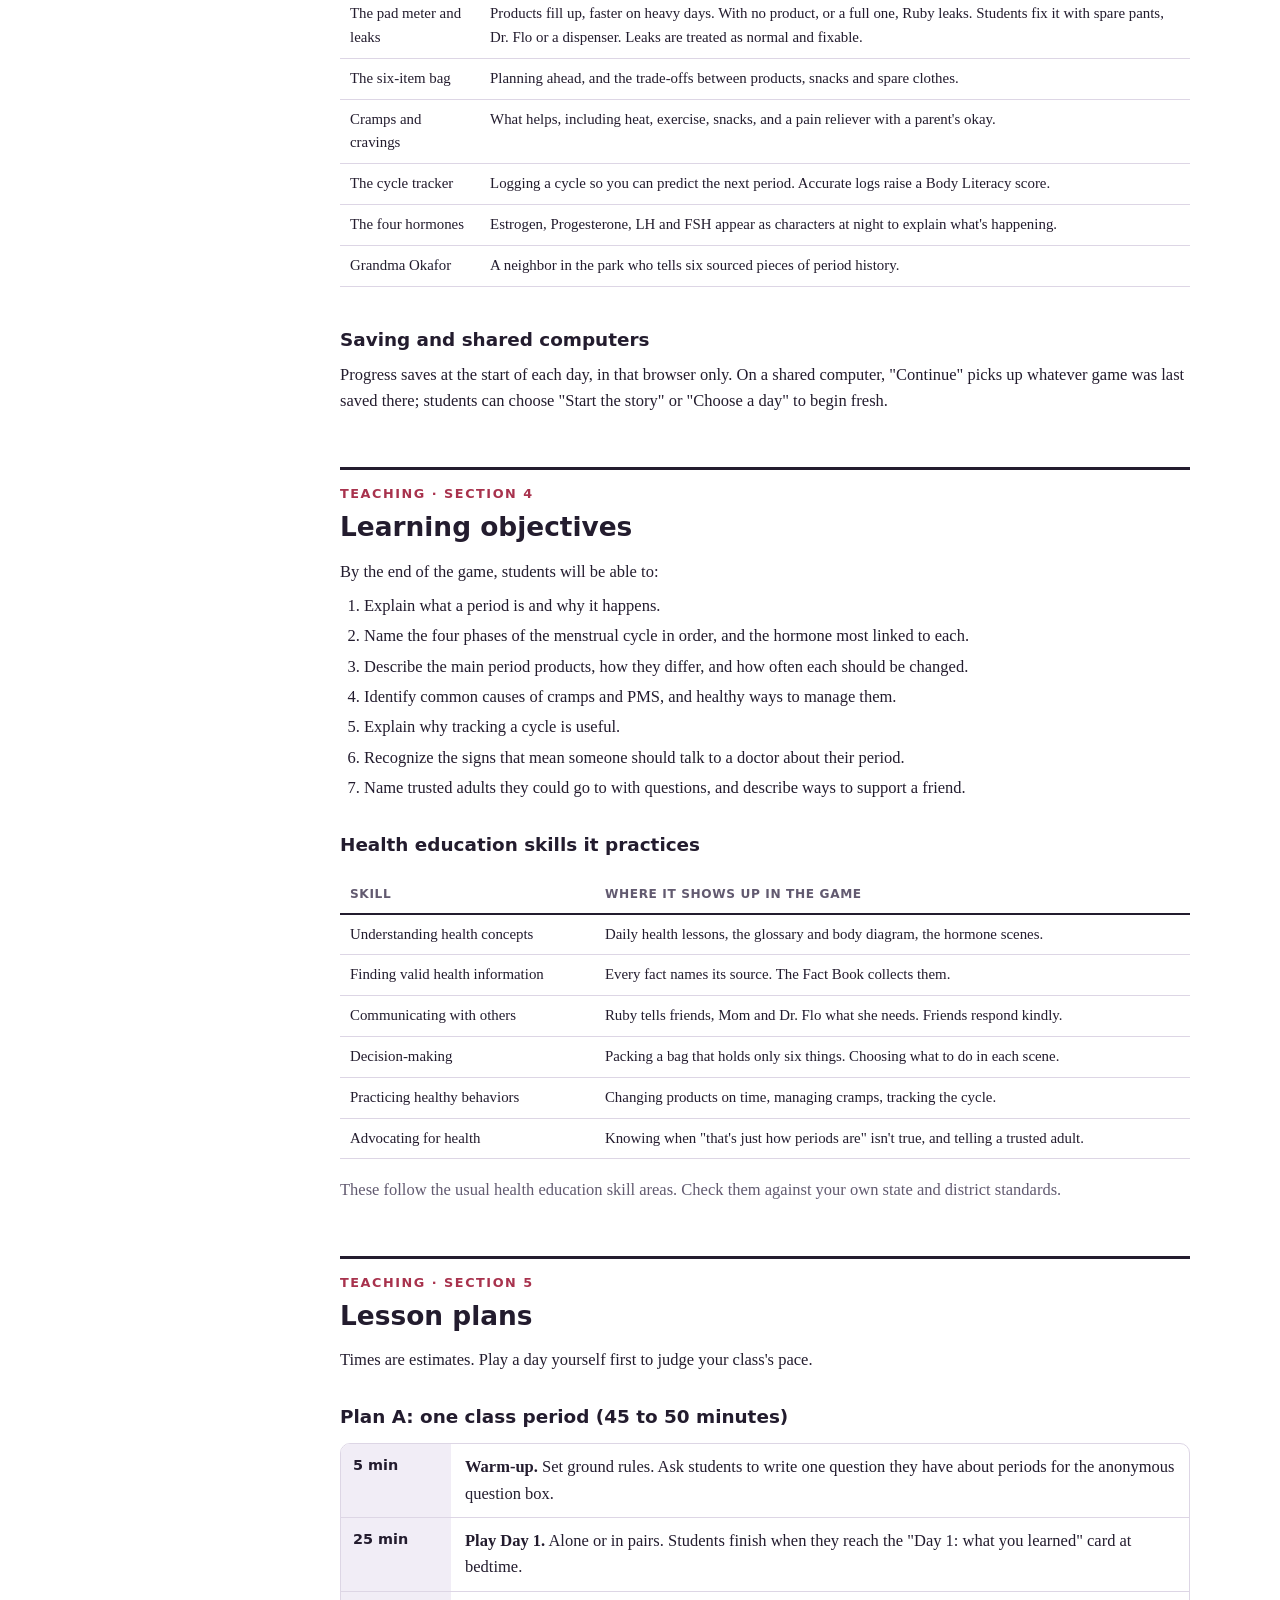
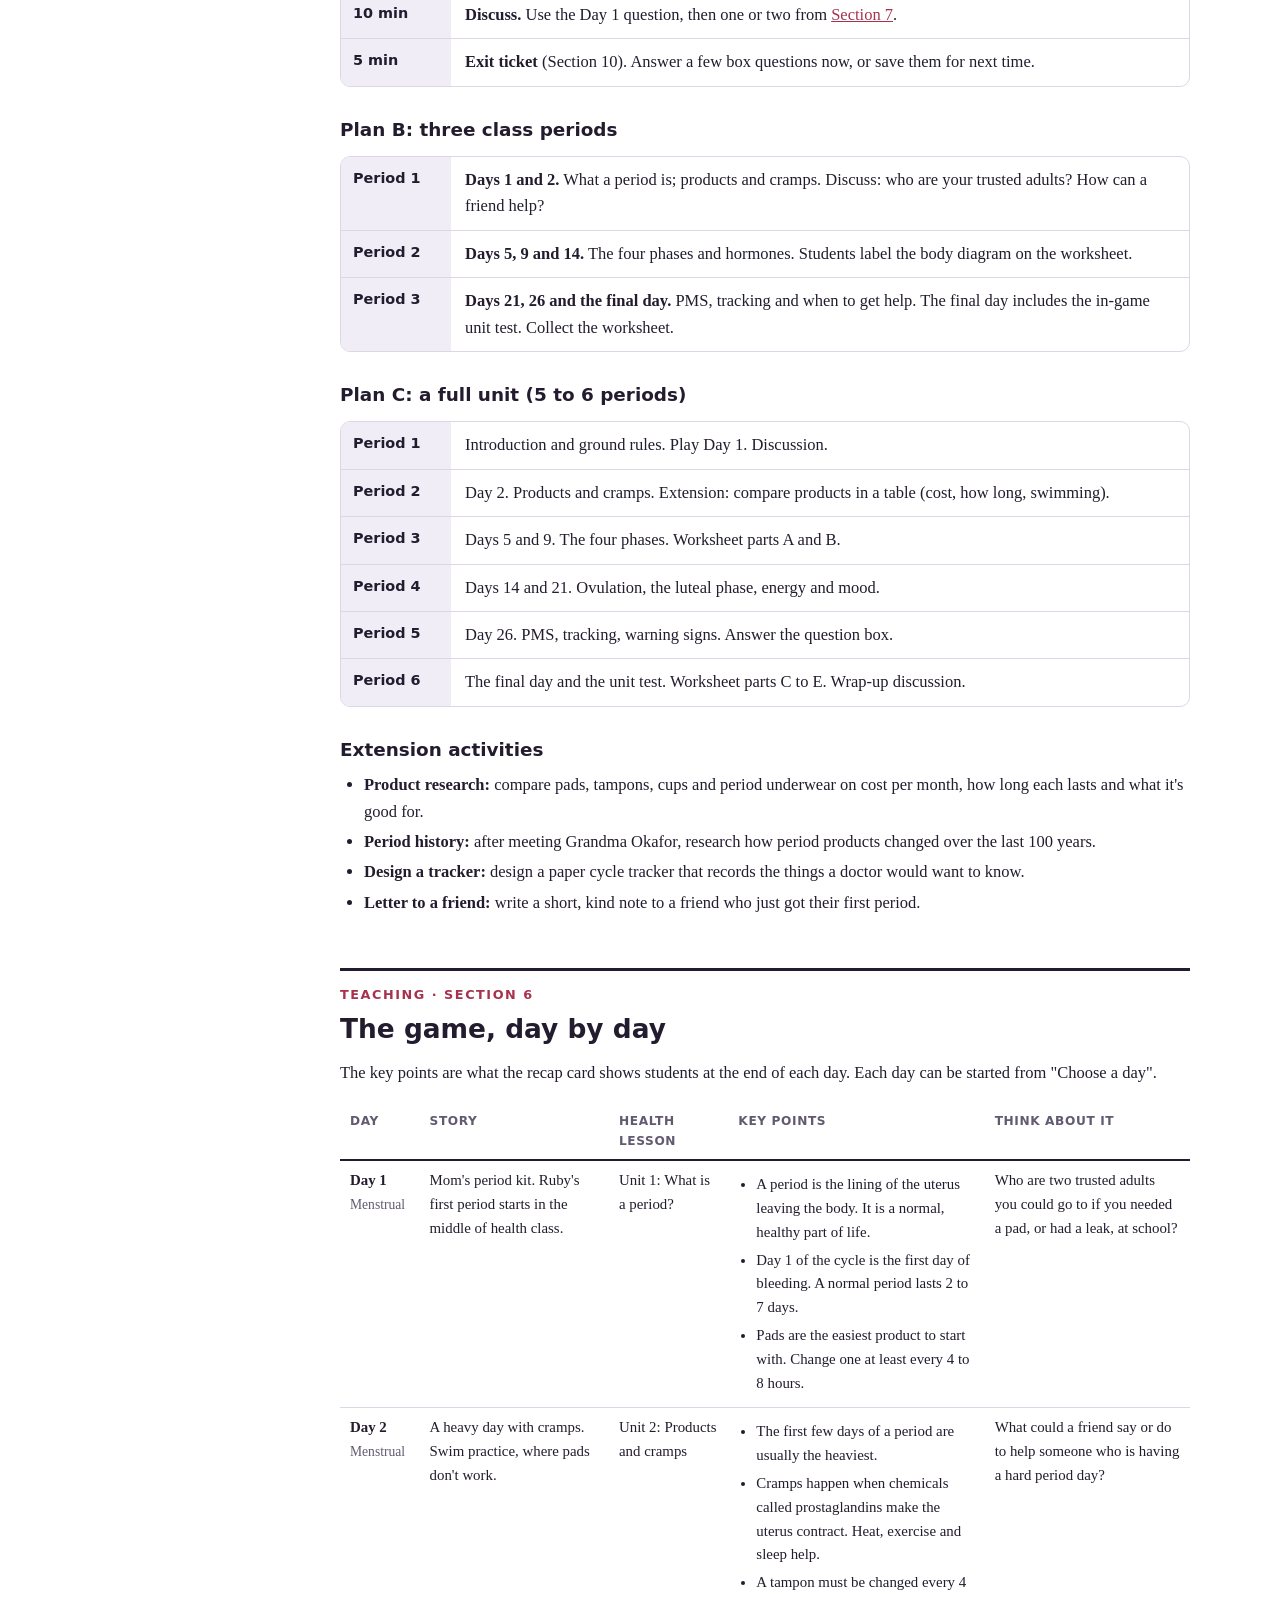
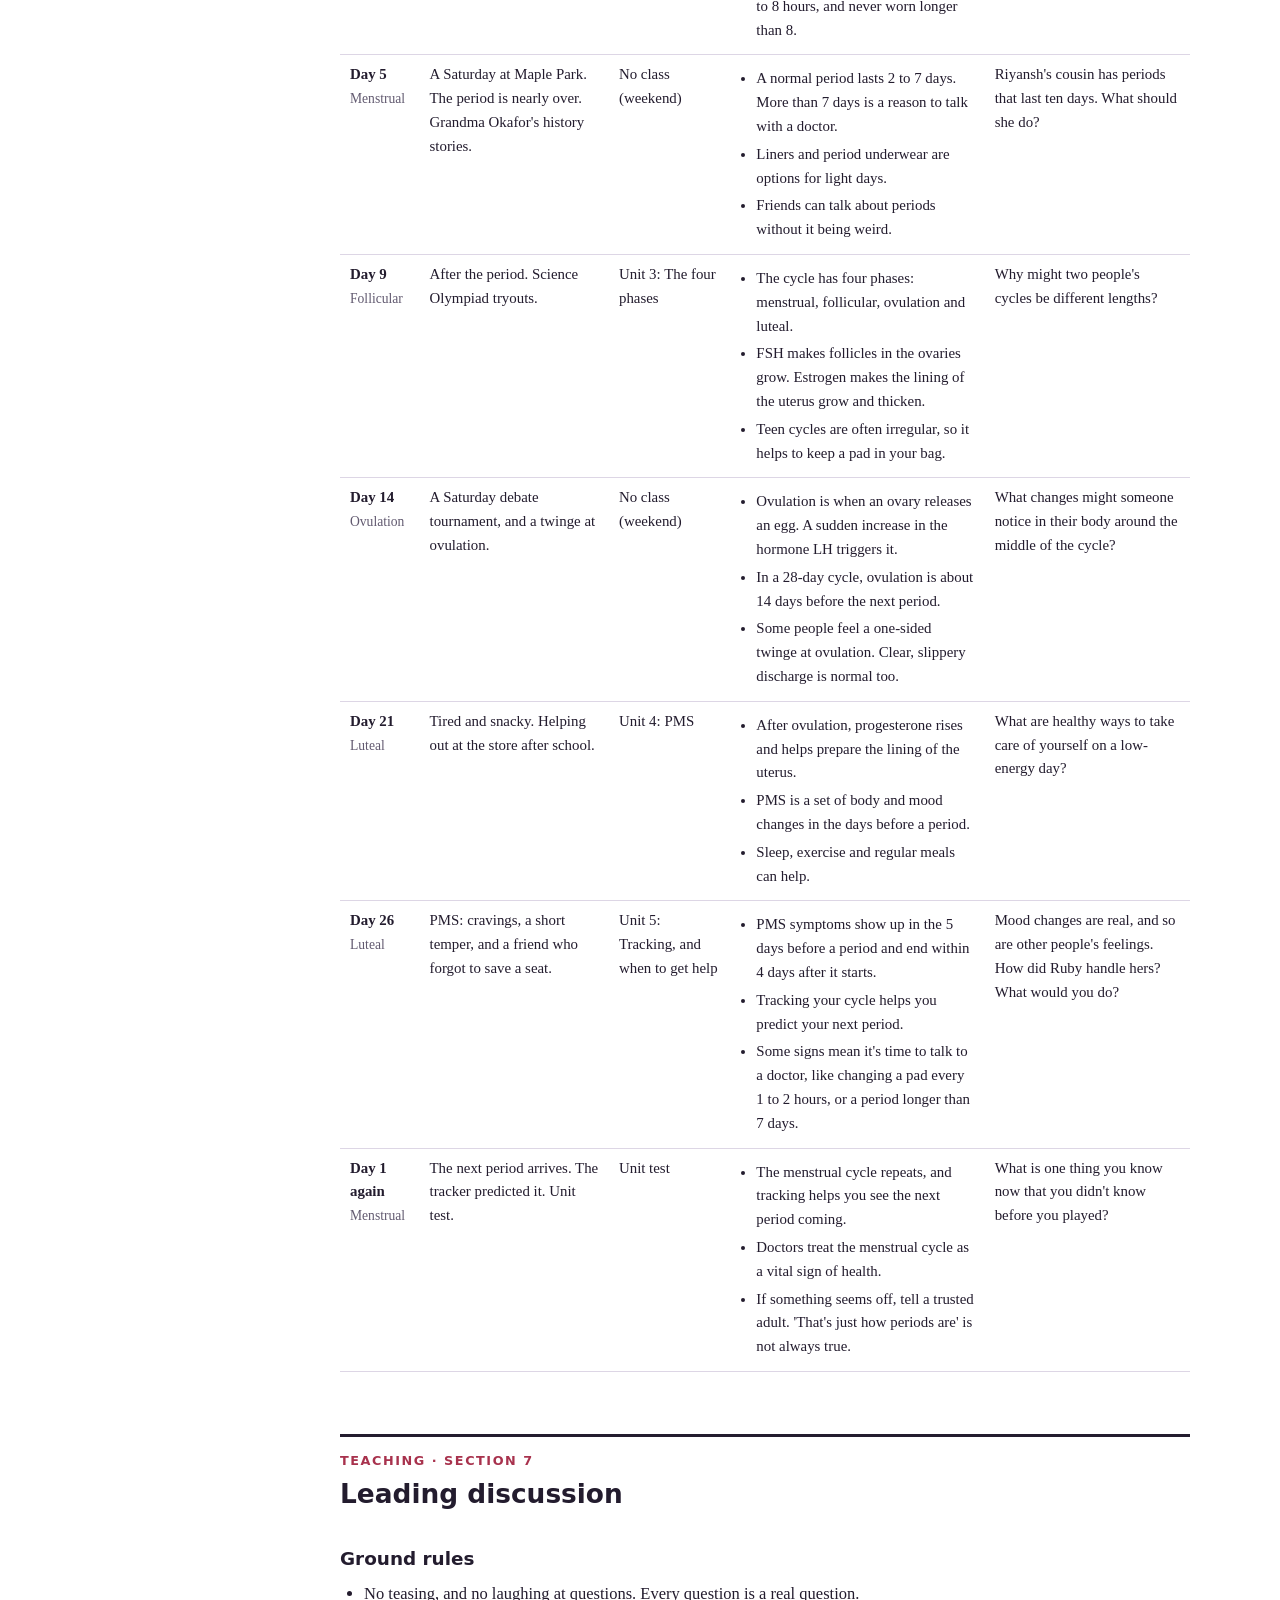
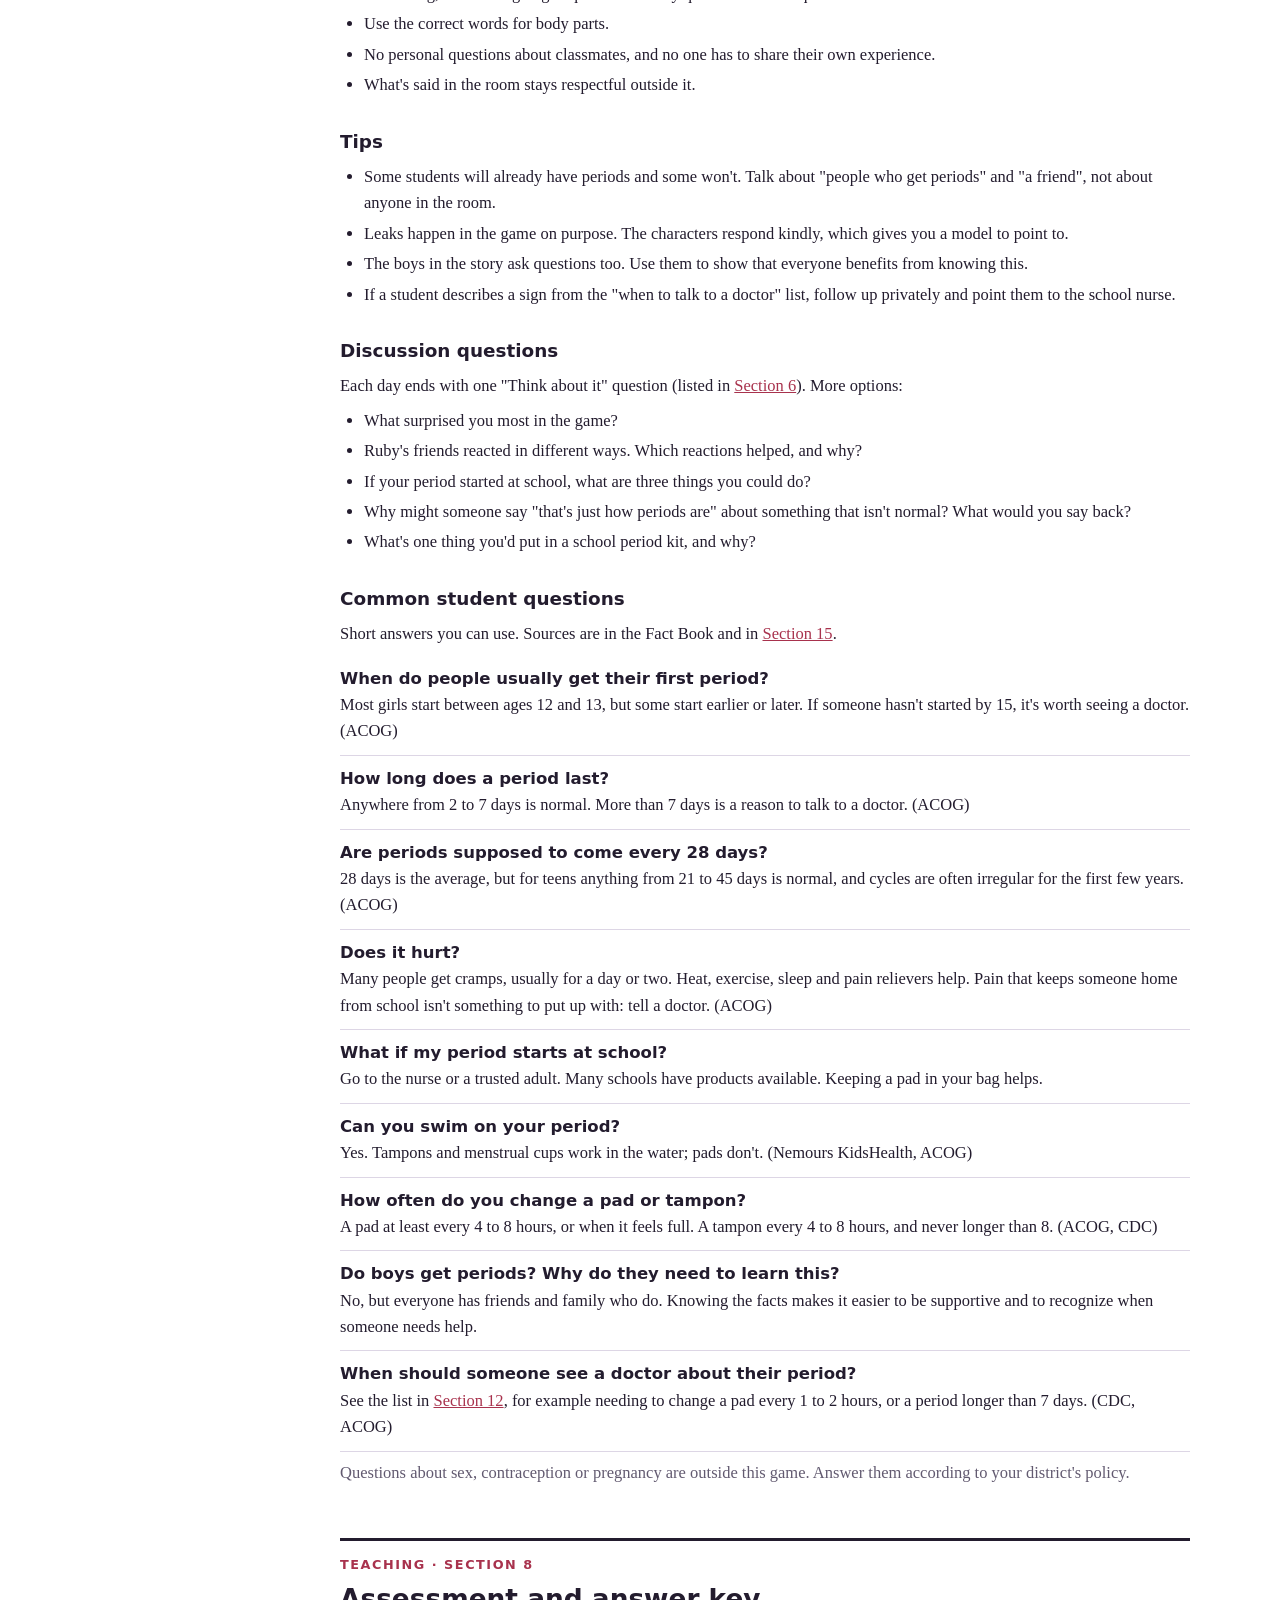
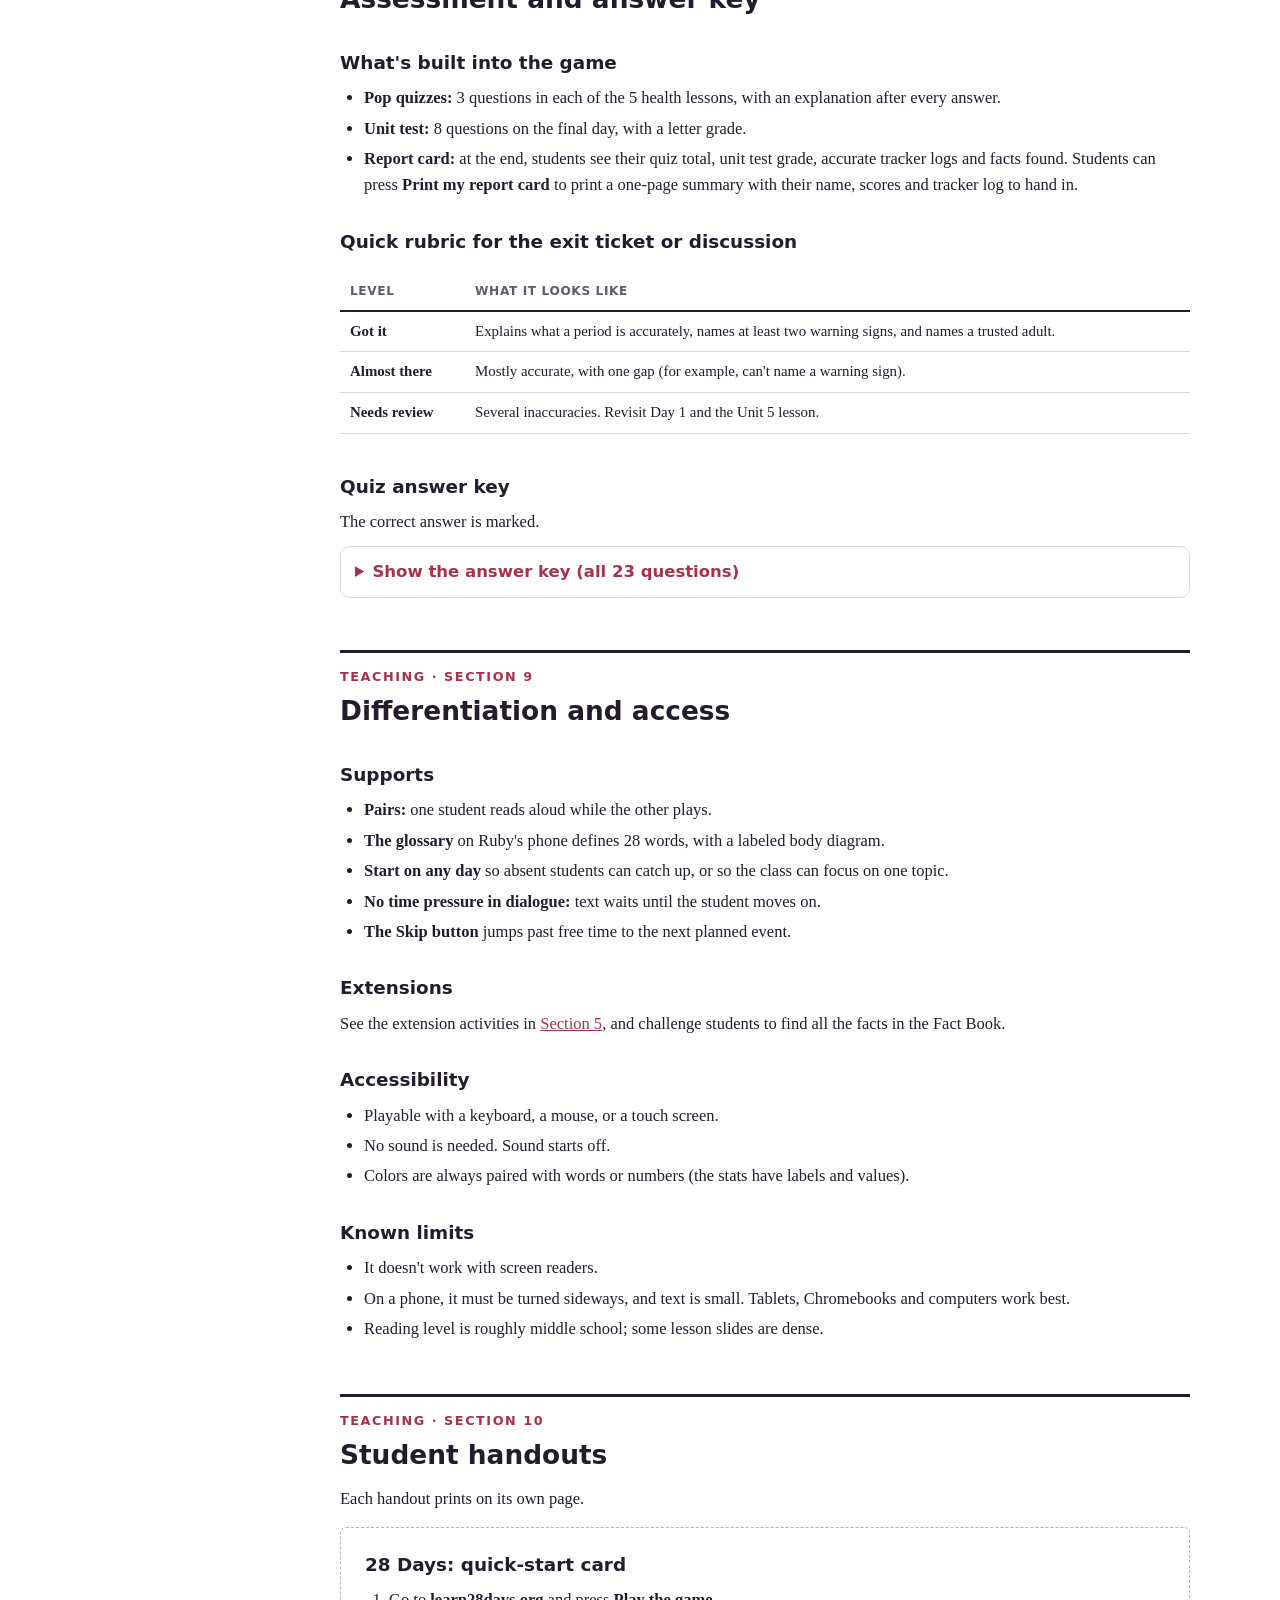
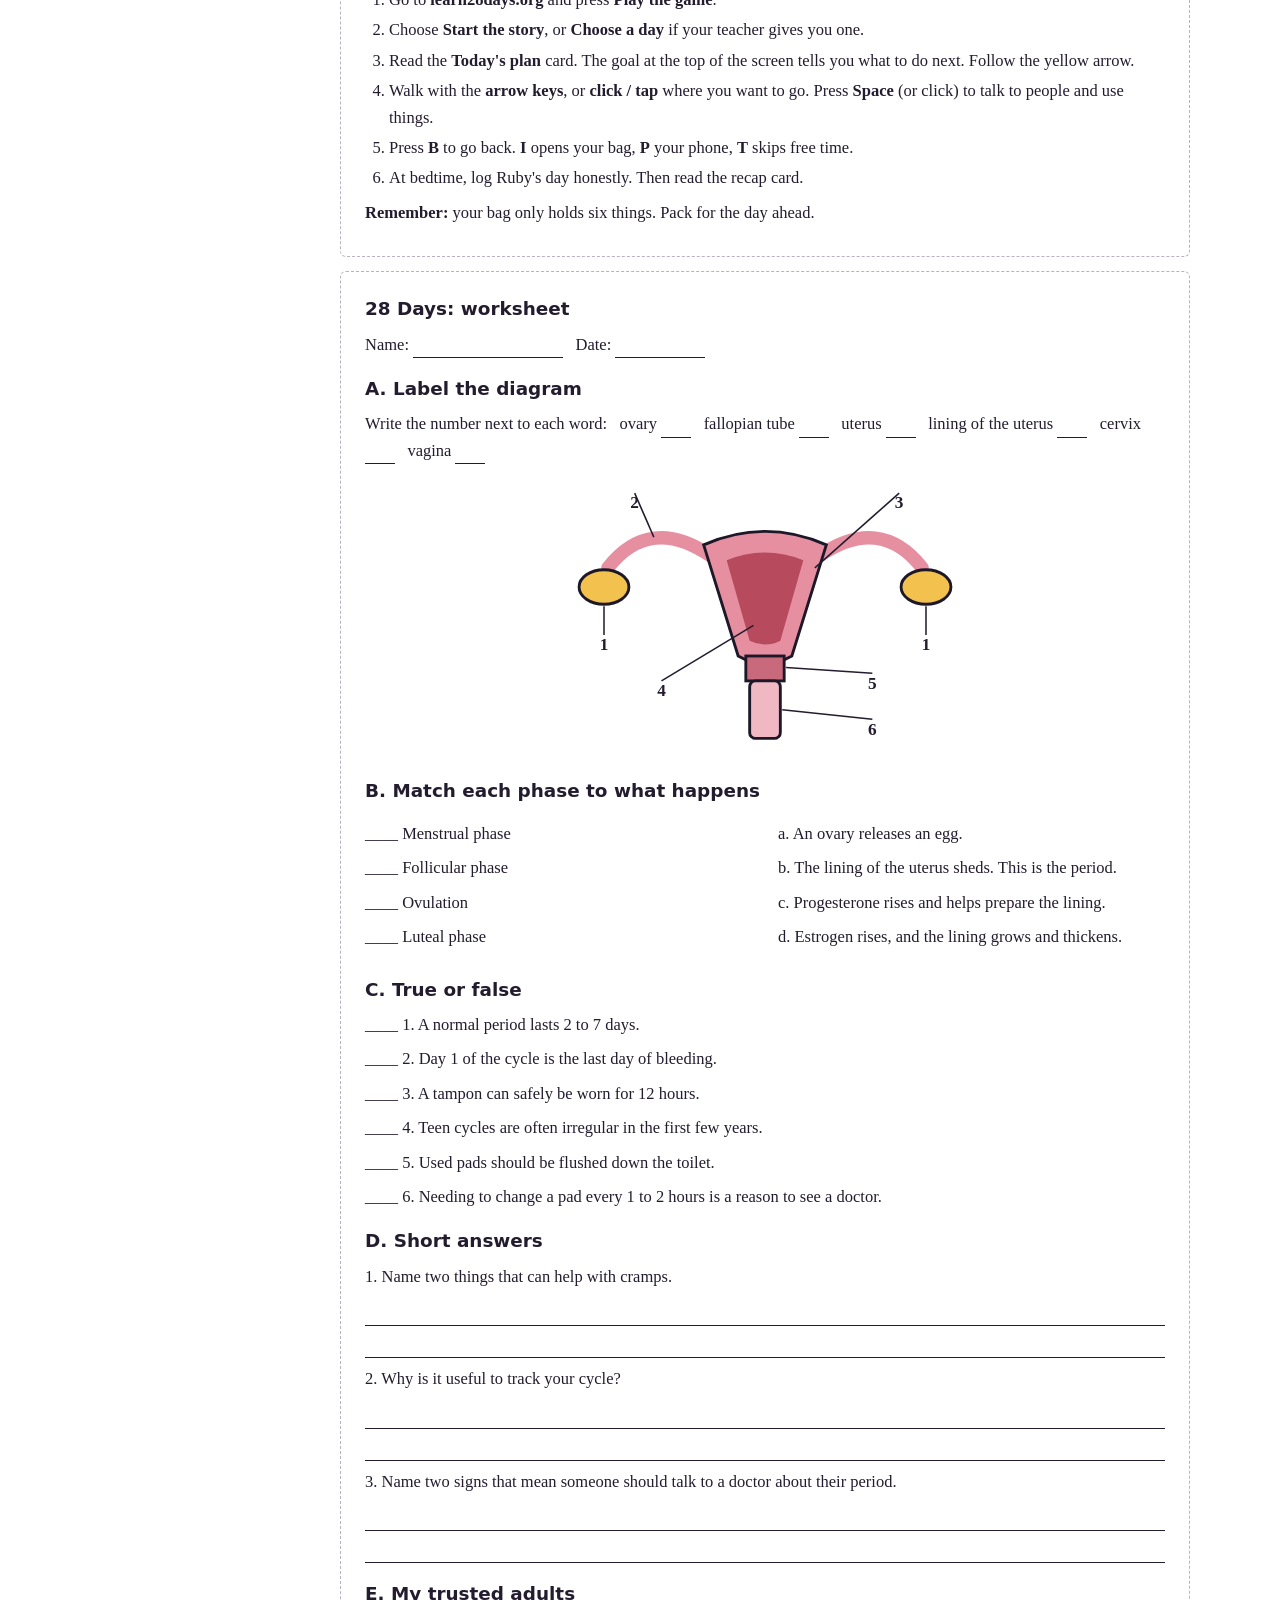
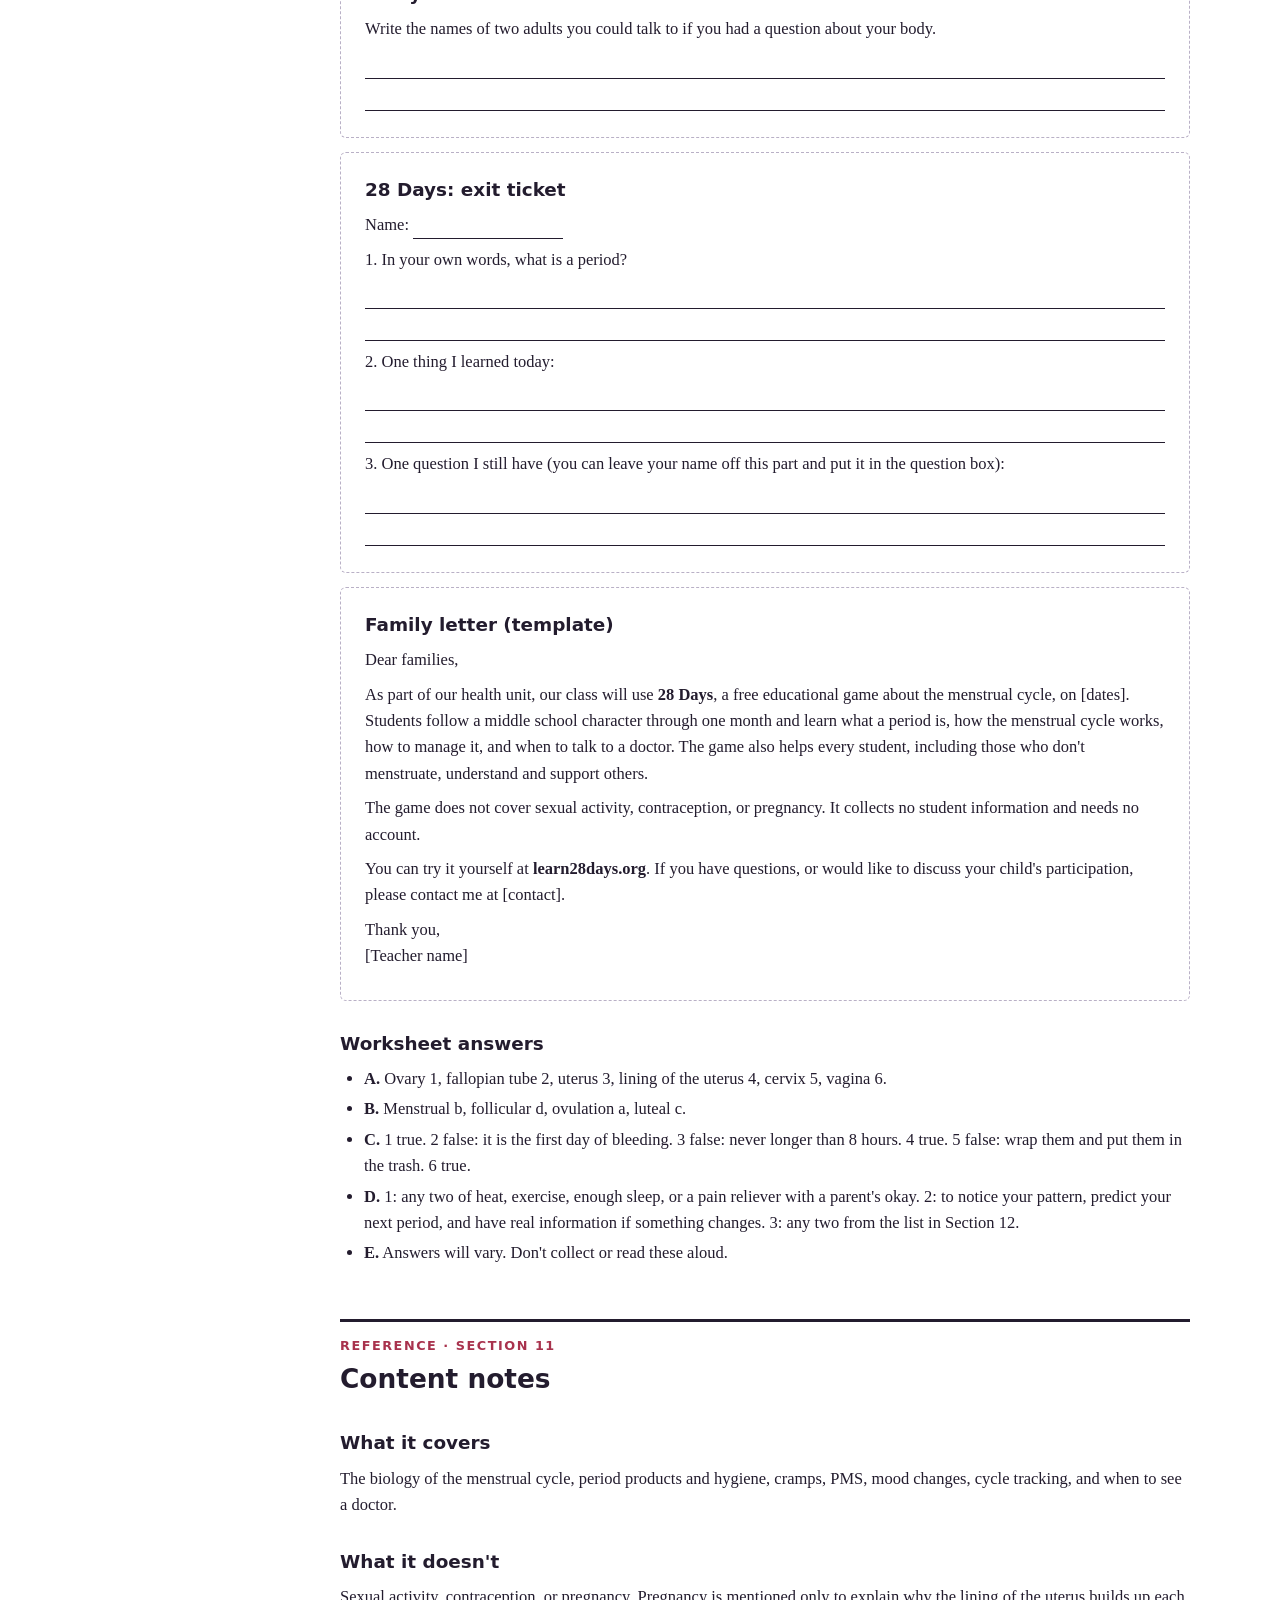
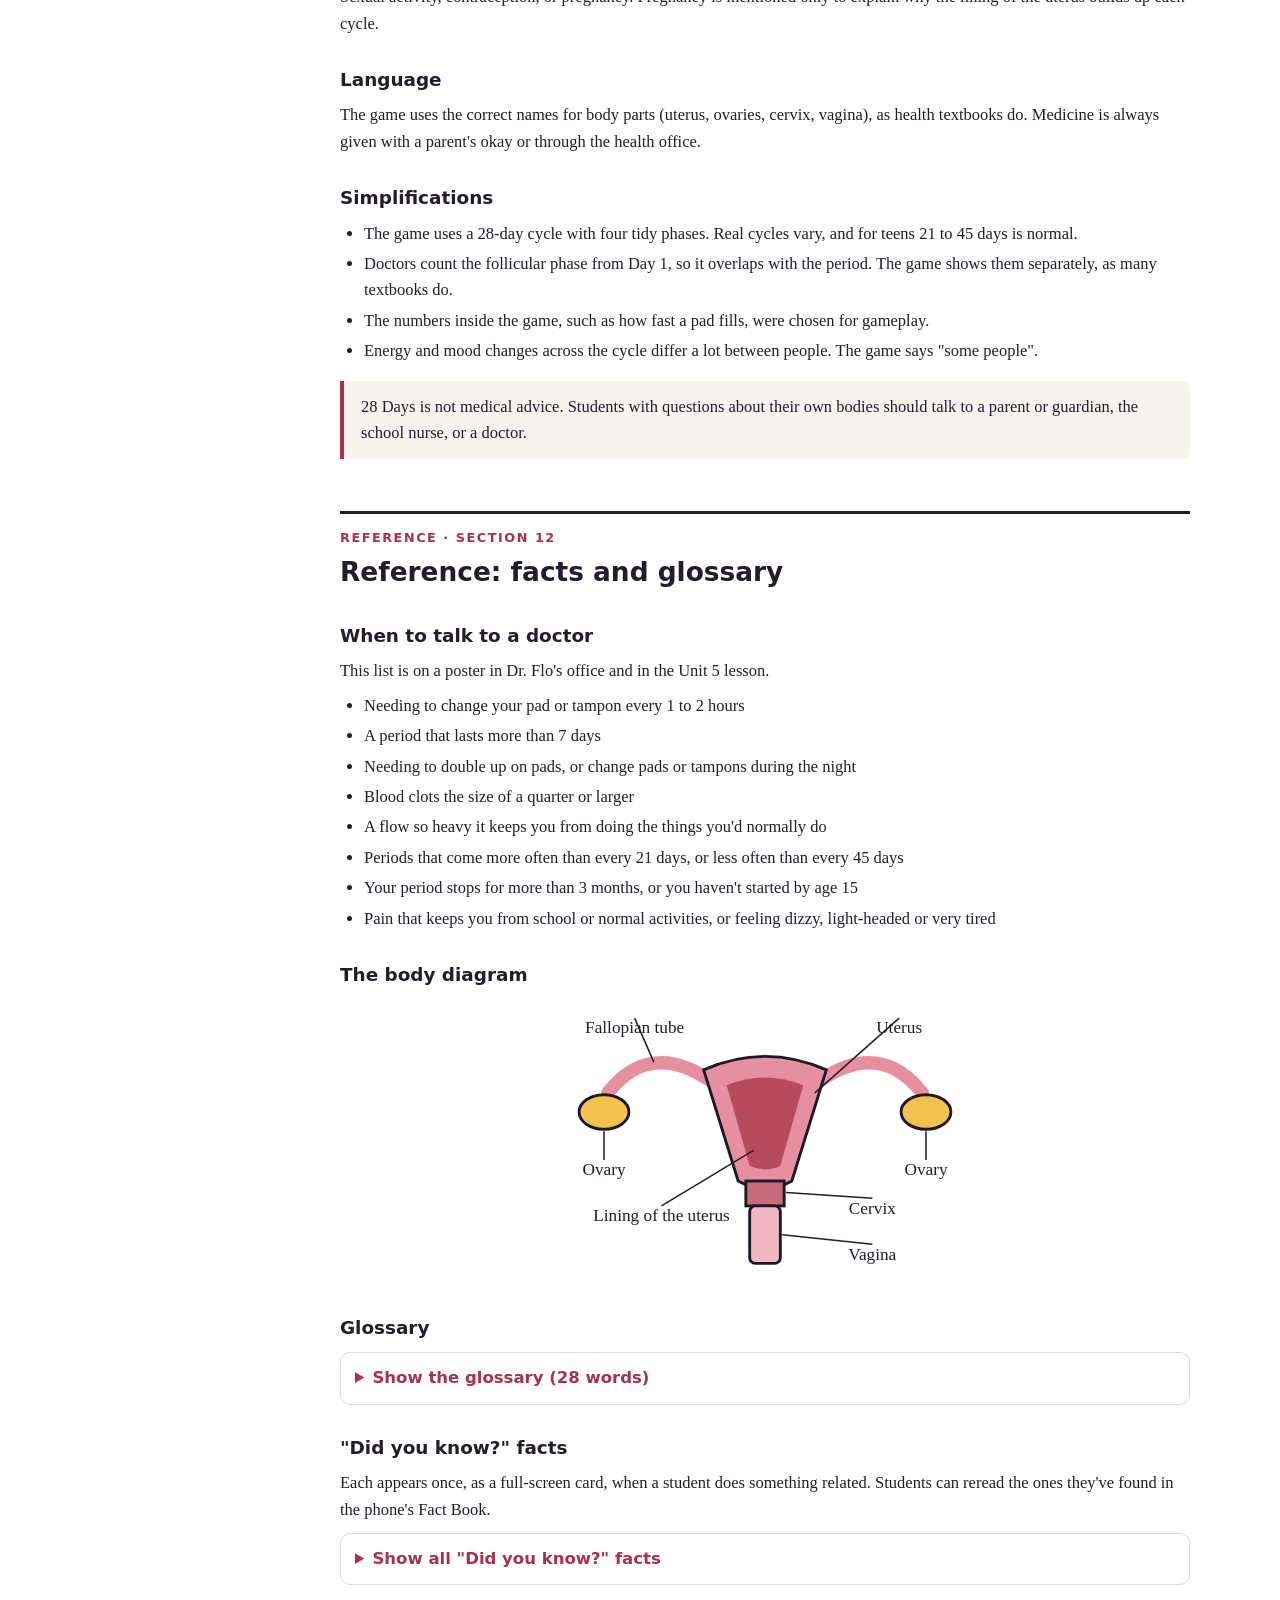
<file: teacher-guide.html>
<!DOCTYPE html>
<html lang="en">
<head>
<meta charset="UTF-8" />
  <!-- The official address is learn28days.org. Visitors to the github.io copy are sent to the same page there. -->
  <script>if (/github\.io$/.test(location.hostname)) location.replace("https://learn28days.org" + location.pathname.replace(/^\/28-days-classroom/, "") + location.search + location.hash);</script>
<meta name="viewport" content="width=device-width, initial-scale=1.0" />
<title>28 Days: Teacher Guide</title>
  <meta property="og:type" content="website" />
  <meta property="og:site_name" content="28 Days" />
  <meta property="og:title" content="28 Days: Teacher Guide" />
  <meta property="og:description" content="Lesson plans, a discussion guide, answer key, handouts and sources for teaching the menstrual cycle with 28 Days." />
  <meta property="og:url" content="https://learn28days.org/teacher-guide.html" />
  <meta property="og:image" content="https://learn28days.org/icons/social.png" />
  <meta property="og:image:width" content="1200" />
  <meta property="og:image:height" content="630" />
  <meta property="og:image:alt" content="28 Days Classroom Edition: a free game that teaches the menstrual cycle" />
  <meta name="twitter:card" content="summary_large_image" />
  <link rel="canonical" href="https://learn28days.org/teacher-guide.html" />
<meta name="description" content="Teacher guide for 28 Days: Classroom Edition, a free game that teaches the menstrual cycle. Lesson plans, discussion guide, answer key, worksheets and sources." />
  <link rel="icon" href="favicon.ico" sizes="any" />
  <link rel="icon" type="image/png" sizes="32x32" href="icons/icon-32.png" />
  <link rel="apple-touch-icon" href="icons/apple-touch-icon.png" />
  <link rel="manifest" href="icons/site.webmanifest" />
  <meta name="theme-color" content="#1d1828" />
<style>
  :root { --ink: #231c2e; --muted: #625a70; --line: #ddd6e5; --accent: #a8324d; --soft: #f7f3ee; --soft2: #f1edf6; --good: #1f7a46; }
  * { box-sizing: border-box; }
  html { scroll-behavior: smooth; }
  body { margin: 0; font: 16.5px/1.6 Georgia, "Times New Roman", serif; color: var(--ink); background: #fff; }
  h1, h2, h3, h4, th, nav, button, .tag, .kicker, .num, .card h4, .agenda .t, .btnrow a { font-family: system-ui, -apple-system, "Segoe UI", Roboto, sans-serif; }
  a { color: var(--accent); }
  .layout { display: grid; grid-template-columns: 250px minmax(0, 1fr); max-width: 1180px; margin: 0 auto; }
  nav.toc { position: sticky; top: 0; align-self: start; height: 100vh; overflow: auto; padding: 28px 18px 28px 22px; border-right: 1px solid var(--line); font-size: 0.9rem; }
  nav.toc .brand { font-weight: 700; font-size: 1.15rem; margin-bottom: 14px; display: block; color: var(--ink); text-decoration: none; }
  nav.toc .brand span { color: var(--accent); }
  nav.toc ol { list-style: none; padding: 0; margin: 0; counter-reset: s; }
  nav.toc li { margin: 2px 0; }
  nav.toc a { display: block; padding: 5px 8px; border-radius: 6px; color: var(--ink); text-decoration: none; }
  nav.toc a:hover { background: var(--soft2); }
  nav.toc a .n { display: inline-block; width: 22px; color: var(--muted); }
  main { padding: 36px 40px 100px; min-width: 0; }
  header.top h1 { font-size: 2.2rem; line-height: 1.15; margin: 0 0 6px; }
  header.top h1 span { color: var(--accent); }
  .sub { color: var(--muted); margin: 0 0 18px; font-size: 1.05rem; }
  .btnrow { display: flex; flex-wrap: wrap; gap: 10px; margin: 14px 0 6px; }
  .btnrow a, .btnrow button { font-size: 0.95rem; padding: 9px 15px; border-radius: 8px; border: 1px solid var(--ink); background: var(--ink); color: #fff; cursor: pointer; text-decoration: none; }
  .btnrow a.alt { background: #fff; color: var(--ink); }

  section.part { border-top: 3px solid var(--ink); margin-top: 52px; padding-top: 14px; scroll-margin-top: 10px; }
  .kicker { font-size: 0.8rem; letter-spacing: 0.12em; text-transform: uppercase; color: var(--accent); font-weight: 700; margin: 0; }
  h2 { font-size: 1.65rem; margin: 2px 0 10px; }
  h3 { font-size: 1.15rem; margin: 28px 0 8px; }
  h4 { font-size: 1rem; margin: 18px 0 4px; }
  p { margin: 8px 0; }
  ul, ol { margin: 8px 0; padding-left: 24px; }
  li { margin: 4px 0; }
  .lead { font-size: 1.07rem; }
  .muted { color: var(--muted); }
  .box { background: var(--soft); border-left: 4px solid var(--accent); padding: 13px 17px; margin: 16px 0; border-radius: 0 8px 8px 0; }
  .box.ok { border-left-color: var(--good); }
  .box p:first-child { margin-top: 0; } .box p:last-child { margin-bottom: 0; }
  .cards { display: grid; grid-template-columns: repeat(auto-fit, minmax(190px, 1fr)); gap: 12px; margin: 14px 0; }
  .card { border: 1px solid var(--line); border-radius: 10px; padding: 12px 14px; background: #fff; }
  .card h4 { margin: 0 0 4px; font-size: 0.78rem; text-transform: uppercase; letter-spacing: 0.08em; color: var(--muted); }
  .card p { margin: 0; font-size: 0.98rem; }
  .wrap { overflow-x: auto; }
  table { border-collapse: collapse; width: 100%; font-size: 0.93rem; margin: 10px 0; }
  th, td { text-align: left; vertical-align: top; padding: 8px 10px; border-bottom: 1px solid var(--line); }
  th { font-size: 0.76rem; text-transform: uppercase; letter-spacing: 0.05em; color: var(--muted); border-bottom: 2px solid var(--ink); }
  td ul { margin: 0; padding-left: 18px; }
  .src { color: var(--muted); font-size: 0.85rem; white-space: nowrap; }
  .right { color: var(--good); font-weight: 700; }
  .q { margin: 16px 0 4px; font-weight: 700; font-family: system-ui, sans-serif; font-size: 0.97rem; }
  .agenda { border: 1px solid var(--line); border-radius: 10px; overflow: hidden; margin: 12px 0; }
  .agenda .row { display: grid; grid-template-columns: 110px minmax(0, 1fr); border-top: 1px solid var(--line); }
  .agenda .row:first-child { border-top: 0; }
  .agenda .t { background: var(--soft2); padding: 10px 12px; font-weight: 700; font-size: 0.9rem; }
  .agenda .d { padding: 10px 14px; }
  .check { list-style: none; padding-left: 0; }
  .check li { padding-left: 28px; position: relative; }
  .check li::before { content: ""; position: absolute; left: 2px; top: 0.35em; width: 14px; height: 14px; border: 2px solid var(--ink); border-radius: 3px; }
  .qa { border-bottom: 1px solid var(--line); padding: 10px 0; }
  .qa b { font-family: system-ui, sans-serif; }
  .diagram-wrap { max-width: 460px; margin: 6px auto; color: var(--ink); }
  .diagram-wrap svg { width: 100%; height: auto; display: block; }
  .phase { display: flex; align-items: center; gap: 18px; flex-wrap: wrap; margin: 6px 0; }
  .phase svg { width: 120px; height: 120px; }
  .handout { border: 1px dashed #b9b0c6; padding: 22px 24px; margin-top: 14px; border-radius: 6px; }
  .handout h3 { margin-top: 16px; }
  .line { border-bottom: 1px solid var(--ink); height: 28px; margin: 4px 0; }
  .blank { display: inline-block; border-bottom: 1px solid var(--ink); min-width: 150px; height: 1.1em; vertical-align: bottom; }
  .two { display: grid; grid-template-columns: 1fr 1fr; gap: 6px 26px; }
  kbd { font-family: system-ui, sans-serif; font-size: 0.85em; border: 1px solid #b9b0c6; border-bottom-width: 2px; border-radius: 4px; padding: 0 6px; background: #fff; }

  @media (max-width: 900px) {
    .layout { grid-template-columns: 1fr; }
    nav.toc { position: static; height: auto; border-right: 0; border-bottom: 1px solid var(--line); }
    nav.toc ol { columns: 2; }
    main { padding: 24px 18px 80px; }
    .two { grid-template-columns: 1fr; }
  }
  @media print {
    nav.toc, .noprint { display: none !important; }
    .layout { display: block; }
    main { padding: 0; }
    body { font-size: 11pt; }
    section.part { break-before: page; border-top: 0; margin-top: 0; }
    section.part:first-of-type { break-before: auto; }
    h2, h3 { break-after: avoid; }
    tr, .agenda .row, .qa, .card { break-inside: avoid; }
    .handout { border: 0; padding: 0; break-before: page; }
    a { color: var(--ink); text-decoration: none; }
  }

  .quick { background: var(--soft2); border: 2px solid var(--ink); border-radius: 12px; padding: 18px 22px; margin: 26px 0 8px; }
  .quick h2 { margin: 0 0 8px; font-size: 1.45rem; }
  .steps { padding-left: 22px; } .steps li { margin: 7px 0; }
  table.need { background: #fff; }
  nav.toc .qs { font-weight: 700; background: var(--soft2); margin-bottom: 8px; }
  nav.toc .grp { font-size: 0.72rem; text-transform: uppercase; letter-spacing: 0.1em; color: var(--accent); font-weight: 700; margin: 14px 8px 4px; }
  details.fold { border: 1px solid var(--line); border-radius: 10px; padding: 4px 14px; margin: 10px 0; }
  details.fold summary { cursor: pointer; font-family: system-ui, sans-serif; font-weight: 600; padding: 8px 0; color: var(--accent); }
  details.fold[open] summary { border-bottom: 1px solid var(--line); margin-bottom: 6px; }
  @media print { .quick { break-after: page; } details.fold { border: 0; padding: 0; } details.fold summary { display: none; } }
</style>
</head>
<body>
<div class="layout">
  <nav class="toc" aria-label="Sections">
    <a class="brand" href="#top"><span>28</span> Days: Teacher Guide</a>
    <a class="qs" href="#quickstart">Start here: 5-minute version</a>
    <p class="grp">Start here</p>
    <ol>
      <li><a href="#glance"><span class="n">1</span>At a glance</a></li>
      <li><a href="#before"><span class="n">2</span>Before you teach</a></li>
      <li><a href="#howtoplay"><span class="n">3</span>How students play</a></li>
    </ol>
    <p class="grp">Teaching</p>
    <ol>
      <li><a href="#objectives"><span class="n">4</span>Learning objectives</a></li>
      <li><a href="#plans"><span class="n">5</span>Lesson plans</a></li>
      <li><a href="#days"><span class="n">6</span>The game, day by day</a></li>
      <li><a href="#discussion"><span class="n">7</span>Leading discussion</a></li>
      <li><a href="#assessment"><span class="n">8</span>Assessment and answer key</a></li>
      <li><a href="#access"><span class="n">9</span>Differentiation and access</a></li>
      <li><a href="#handouts"><span class="n">10</span>Student handouts</a></li>
    </ol>
    <p class="grp">Reference</p>
    <ol>
      <li><a href="#content"><span class="n">11</span>Content notes</a></li>
      <li><a href="#reference"><span class="n">12</span>Reference: facts and glossary</a></li>
      <li><a href="#privacy"><span class="n">13</span>Privacy and tech details</a></li>
      <li><a href="#faq"><span class="n">14</span>FAQ</a></li>
      <li><a href="#sources"><span class="n">15</span>Sources and contact</a></li>
    </ol>
  </nav>

  <main>
    <header class="top" id="top">
      <h1><span>28</span> Days: Teacher Guide</h1>
      <p class="sub">Classroom Edition. A free game that teaches the menstrual cycle to middle school health classes.</p>
      <div class="btnrow noprint">
        <button onclick="window.print()">Print this guide</button>
        <a class="alt" href="play/">Open the game</a>
        <a class="alt" href="./">Home page</a>
      </div>
      <div class="box">
        <p>28 Days was made by a high school student, with help from an AI coding assistant. Every health fact in it was checked against pages from the CDC, ACOG and NIH, and shows its source (see <a href="#sources">Sources</a>).</p>
      </div>
    </header>

    <section class="quick" id="quickstart">
      <h2>Start here: the 5-minute version</h2>
      <ol class="steps">
        <li><strong>Try it.</strong> Play Day 1 yourself at <strong>learn28days.org</strong>. It takes about 10 to 15 minutes.</li>
        <li><strong>Check it at school.</strong> Open it on a student device on the school network. If it's blocked, ask IT to allow <code>learn28days.org</code>.</li>
        <li><strong>Tell families</strong> if your district requires it. A letter template is in <a href="#handouts">Section 10</a>.</li>
        <li><strong>In class,</strong> students go to learn28days.org, press <strong>Play the game</strong>, then <strong>Start the story</strong> (or <strong>Choose a day</strong>). The game shows them what to do next.</li>
        <li><strong>Afterwards,</strong> discuss the day's "Think about it" question. At the end of the game, students can print their report card to hand in.</li>
      </ol>
      <p class="muted">That's all you need to get started. The rest of this guide is there when you want it:</p>
      <div class="wrap"><table class="need">
        <tr><th>If you're...</th><th>Read</th></tr>
        <tr><td>Just trying it out</td><td>This box</td></tr>
        <tr><td>Teaching one class period</td><td>Sections <a href="#before">2</a>, <a href="#howtoplay">3</a>, <a href="#plans">5</a> (Plan A) and <a href="#handouts">10</a></td></tr>
        <tr><td>Teaching a full unit</td><td>Sections <a href="#objectives">4</a> to <a href="#handouts">10</a></td></tr>
        <tr><td>Answering questions from your district or IT</td><td>Sections <a href="#content">11</a> and <a href="#privacy">13</a></td></tr>
      </table></div>
    </section>

    <!-- 1 -->
    <section class="part" id="glance">
      <p class="kicker">Start here · Section 1</p>
      <h2>At a glance</h2>
      <p class="lead">Students play Ruby, a middle schooler whose first period starts in the middle of health class. Over one full cycle they pack her bag, sit through health lessons with a pop quiz each school day, handle leaks and cramps, buy supplies, and log each day in a cycle tracker. Three boys in the story learn alongside her.</p>
      <div class="cards">
        <div class="card"><h4>Audience</h4><p>Middle school health classes (about grades 6 to 8). Written for everyone in the class, not only students who menstruate.</p></div>
        <div class="card"><h4>Time</h4><p>One class period up to a full unit. The game is split into 8 in-game days you can start on separately.</p></div>
        <div class="card"><h4>Cost</h4><p>Free. No ads.</p></div>
        <div class="card"><h4>Devices</h4><p>Any up-to-date web browser. Works with a keyboard, a mouse or a touch screen. Phones must be turned sideways.</p></div>
        <div class="card"><h4>Accounts</h4><p>None. Nothing to install.</p></div>
        <div class="card"><h4>Student data</h4><p>None collected. Visits are counted anonymously. See <a href="#privacy">Section 13</a>.</p></div>
        <div class="card"><h4>Assessment</h4><p>5 pop quizzes and an 8-question unit test in the game, plus a printable worksheet and exit ticket.</p></div>
        <div class="card"><h4>Sources</h4><p>CDC, ACOG, NIH and others. Every fact in the game shows its source.</p></div>
      </div>
    </section>

    <!-- 2 -->
    <section class="part" id="before">
      <p class="kicker">Start here · Section 2</p>
      <h2>Before you teach</h2>
      <ul class="check">
        <li><strong>Play Day 1 yourself.</strong> It takes about 10 to 15 minutes and shows you every part of the game. Time it, since your students' pace will be similar.</li>
        <li><strong>Follow your district's notification policy.</strong> Many districts require notice to families, or an opt-out, for puberty education. A family letter template is in <a href="#handouts">Section 10</a>.</li>
        <li><strong>Test it on a student device, on the school network.</strong> Some school filters block new websites. If the game doesn't load, ask your IT staff to allow <code>learn28days.org</code>. See <a href="#privacy">Section 13</a>.</li>
        <li><strong>Decide on grouping.</strong> Students can play alone or in pairs. Pairs work well: one drives, one reads, then they swap each day.</li>
        <li><strong>Set ground rules</strong> before you start (see <a href="#discussion">Section 7</a>).</li>
        <li><strong>Prepare an anonymous question box.</strong> Dr. Flo uses one in the game, so it's an easy idea to borrow.</li>
        <li><strong>Print what you need:</strong> the student quick-start card, the worksheet, or the exit ticket.</li>
      </ul>
    </section>

    <!-- 3 -->
    <section class="part" id="howtoplay">
      <p class="kicker">Start here · Section 3</p>
      <h2>How students play</h2>
      <h3>Getting started</h3>
      <ol>
        <li>Go to <strong>learn28days.org</strong> and press <strong>Play the game</strong>.</li>
        <li>Choose <strong>Start the story</strong> for Day 1, or <strong>Choose a day</strong> to start on a later day. Later days start with Ruby's supplies already stocked.</li>
        <li>Each morning a <strong>Today's plan</strong> card shows what happens and when.</li>
      </ol>
      <h3>Controls</h3>
      <div class="wrap"><table>
        <tr><th>To do this</th><th>Keyboard</th><th>Mouse</th><th>Touch screen</th></tr>
        <tr><td>Walk</td><td>Arrow keys or WASD</td><td>Click where to go</td><td>Tap where to go, or use the on-screen arrows</td></tr>
        <tr><td>Talk to someone, use something</td><td><kbd>Space</kbd> while facing it</td><td>Click on it</td><td>Tap on it, or press A</td></tr>
        <tr><td>Advance dialogue, pick a choice</td><td><kbd>Space</kbd>, arrows to choose</td><td>Click</td><td>Tap</td></tr>
        <tr><td>Go back, close a menu</td><td><kbd>B</kbd> (or Esc)</td><td>The Back button in each menu</td><td>The B button</td></tr>
        <tr><td>Backpack, phone, skip ahead, help</td><td><kbd>I</kbd>, <kbd>P</kbd>, <kbd>T</kbd>, <kbd>H</kbd></td><td colspan="2">The Bag, Phone, Skip and Help buttons on the right of the screen</td></tr>
        <tr><td>Sound on or off (starts off)</td><td><kbd>M</kbd></td><td colspan="2">Not needed: the game is fully playable without sound</td></tr>
      </table></div>

      <h3>What's on the screen</h3>
      <ul>
        <li><strong>Top left:</strong> Ruby's health, energy, mood and cravings, her money, and (during her period) a meter showing how full her pad or tampon is.</li>
        <li><strong>Top middle:</strong> the current goal, with the next timed event under it. A yellow arrow in the world points to where to go.</li>
        <li><strong>Top right:</strong> the cycle clock (all 28 days, colored by phase), the day and time, and the Bag, Phone, Skip and Help buttons.</li>
      </ul>

      <h3>What happens each day</h3>
      <ol>
        <li><strong>Home: pack.</strong> Ruby's bag holds only six things. What students pack decides how the day goes.</li>
        <li><strong>School: learn.</strong> Health class with Dr. Flo: a short lesson, then a 3-question quiz with an explanation after each answer.</li>
        <li><strong>The rest of the day.</strong> Friends, leaks, cramps, the store, swim practice. "Did you know?" cards appear when something related happens. In free time, the Skip button jumps ahead.</li>
        <li><strong>Bedtime: log.</strong> Students log Ruby's flow, cramps and mood in a cycle tracker. A recap card then lists what the day taught and asks one "Think about it" question.</li>
      </ol>

      <h3>Key mechanics, briefly</h3>
      <div class="wrap"><table>
        <tr><th>Mechanic</th><th>What it teaches</th></tr>
        <tr><td>The pad meter and leaks</td><td>Products fill up, faster on heavy days. With no product, or a full one, Ruby leaks. Students fix it with spare pants, Dr. Flo or a dispenser. Leaks are treated as normal and fixable.</td></tr>
        <tr><td>The six-item bag</td><td>Planning ahead, and the trade-offs between products, snacks and spare clothes.</td></tr>
        <tr><td>Cramps and cravings</td><td>What helps, including heat, exercise, snacks, and a pain reliever with a parent's okay.</td></tr>
        <tr><td>The cycle tracker</td><td>Logging a cycle so you can predict the next period. Accurate logs raise a Body Literacy score.</td></tr>
        <tr><td>The four hormones</td><td>Estrogen, Progesterone, LH and FSH appear as characters at night to explain what's happening.</td></tr>
        <tr><td>Grandma Okafor</td><td>A neighbor in the park who tells six sourced pieces of period history.</td></tr>
      </table></div>

      <h3>Saving and shared computers</h3>
      <p>Progress saves at the start of each day, in that browser only. On a shared computer, "Continue" picks up whatever game was last saved there; students can choose "Start the story" or "Choose a day" to begin fresh.</p>
    </section>

    <!-- 4 -->
    <section class="part" id="objectives">
      <p class="kicker">Teaching · Section 4</p>
      <h2>Learning objectives</h2>
      <p>By the end of the game, students will be able to:</p>
      <ol>
        <li>Explain what a period is and why it happens.</li>
        <li>Name the four phases of the menstrual cycle in order, and the hormone most linked to each.</li>
        <li>Describe the main period products, how they differ, and how often each should be changed.</li>
        <li>Identify common causes of cramps and PMS, and healthy ways to manage them.</li>
        <li>Explain why tracking a cycle is useful.</li>
        <li>Recognize the signs that mean someone should talk to a doctor about their period.</li>
        <li>Name trusted adults they could go to with questions, and describe ways to support a friend.</li>
      </ol>
      <h3>Health education skills it practices</h3>
      <div class="wrap"><table>
        <tr><th>Skill</th><th>Where it shows up in the game</th></tr>
        <tr><td>Understanding health concepts</td><td>Daily health lessons, the glossary and body diagram, the hormone scenes.</td></tr>
        <tr><td>Finding valid health information</td><td>Every fact names its source. The Fact Book collects them.</td></tr>
        <tr><td>Communicating with others</td><td>Ruby tells friends, Mom and Dr. Flo what she needs. Friends respond kindly.</td></tr>
        <tr><td>Decision-making</td><td>Packing a bag that holds only six things. Choosing what to do in each scene.</td></tr>
        <tr><td>Practicing healthy behaviors</td><td>Changing products on time, managing cramps, tracking the cycle.</td></tr>
        <tr><td>Advocating for health</td><td>Knowing when "that's just how periods are" isn't true, and telling a trusted adult.</td></tr>
      </table></div>
      <p class="muted">These follow the usual health education skill areas. Check them against your own state and district standards.</p>
    </section>

    <!-- 5 -->
    <section class="part" id="plans">
      <p class="kicker">Teaching · Section 5</p>
      <h2>Lesson plans</h2>
      <p>Times are estimates. Play a day yourself first to judge your class's pace.</p>

      <h3>Plan A: one class period (45 to 50 minutes)</h3>
      <div class="agenda">
        <div class="row"><div class="t">5 min</div><div class="d"><strong>Warm-up.</strong> Set ground rules. Ask students to write one question they have about periods for the anonymous question box.</div></div>
        <div class="row"><div class="t">25 min</div><div class="d"><strong>Play Day 1.</strong> Alone or in pairs. Students finish when they reach the "Day 1: what you learned" card at bedtime.</div></div>
        <div class="row"><div class="t">10 min</div><div class="d"><strong>Discuss.</strong> Use the Day 1 question, then one or two from <a href="#discussion">Section 7</a>.</div></div>
        <div class="row"><div class="t">5 min</div><div class="d"><strong>Exit ticket</strong> (Section 10). Answer a few box questions now, or save them for next time.</div></div>
      </div>

      <h3>Plan B: three class periods</h3>
      <div class="agenda">
        <div class="row"><div class="t">Period 1</div><div class="d"><strong>Days 1 and 2.</strong> What a period is; products and cramps. Discuss: who are your trusted adults? How can a friend help?</div></div>
        <div class="row"><div class="t">Period 2</div><div class="d"><strong>Days 5, 9 and 14.</strong> The four phases and hormones. Students label the body diagram on the worksheet.</div></div>
        <div class="row"><div class="t">Period 3</div><div class="d"><strong>Days 21, 26 and the final day.</strong> PMS, tracking and when to get help. The final day includes the in-game unit test. Collect the worksheet.</div></div>
      </div>

      <h3>Plan C: a full unit (5 to 6 periods)</h3>
      <div class="agenda">
        <div class="row"><div class="t">Period 1</div><div class="d">Introduction and ground rules. Play Day 1. Discussion.</div></div>
        <div class="row"><div class="t">Period 2</div><div class="d">Day 2. Products and cramps. Extension: compare products in a table (cost, how long, swimming).</div></div>
        <div class="row"><div class="t">Period 3</div><div class="d">Days 5 and 9. The four phases. Worksheet parts A and B.</div></div>
        <div class="row"><div class="t">Period 4</div><div class="d">Days 14 and 21. Ovulation, the luteal phase, energy and mood.</div></div>
        <div class="row"><div class="t">Period 5</div><div class="d">Day 26. PMS, tracking, warning signs. Answer the question box.</div></div>
        <div class="row"><div class="t">Period 6</div><div class="d">The final day and the unit test. Worksheet parts C to E. Wrap-up discussion.</div></div>
      </div>

      <h3>Extension activities</h3>
      <ul>
        <li><strong>Product research:</strong> compare pads, tampons, cups and period underwear on cost per month, how long each lasts and what it's good for.</li>
        <li><strong>Period history:</strong> after meeting Grandma Okafor, research how period products changed over the last 100 years.</li>
        <li><strong>Design a tracker:</strong> design a paper cycle tracker that records the things a doctor would want to know.</li>
        <li><strong>Letter to a friend:</strong> write a short, kind note to a friend who just got their first period.</li>
      </ul>
    </section>

    <!-- 6 -->
    <section class="part" id="days">
      <p class="kicker">Teaching · Section 6</p>
      <h2>The game, day by day</h2>
      <p>The key points are what the recap card shows students at the end of each day. Each day can be started from "Choose a day".</p>
      <div class="wrap"><table id="days-table"></table></div>
    </section>

    <!-- 7 -->
    <section class="part" id="discussion">
      <p class="kicker">Teaching · Section 7</p>
      <h2>Leading discussion</h2>
      <h3>Ground rules</h3>
      <ul>
        <li>No teasing, and no laughing at questions. Every question is a real question.</li>
        <li>Use the correct words for body parts.</li>
        <li>No personal questions about classmates, and no one has to share their own experience.</li>
        <li>What's said in the room stays respectful outside it.</li>
      </ul>
      <h3>Tips</h3>
      <ul>
        <li>Some students will already have periods and some won't. Talk about "people who get periods" and "a friend", not about anyone in the room.</li>
        <li>Leaks happen in the game on purpose. The characters respond kindly, which gives you a model to point to.</li>
        <li>The boys in the story ask questions too. Use them to show that everyone benefits from knowing this.</li>
        <li>If a student describes a sign from the "when to talk to a doctor" list, follow up privately and point them to the school nurse.</li>
      </ul>
      <h3>Discussion questions</h3>
      <p>Each day ends with one "Think about it" question (listed in <a href="#days">Section 6</a>). More options:</p>
      <ul>
        <li>What surprised you most in the game?</li>
        <li>Ruby's friends reacted in different ways. Which reactions helped, and why?</li>
        <li>If your period started at school, what are three things you could do?</li>
        <li>Why might someone say "that's just how periods are" about something that isn't normal? What would you say back?</li>
        <li>What's one thing you'd put in a school period kit, and why?</li>
      </ul>
      <h3>Common student questions</h3>
      <p>Short answers you can use. Sources are in the Fact Book and in <a href="#sources">Section 15</a>.</p>
      <div class="qa"><b>When do people usually get their first period?</b><br>Most girls start between ages 12 and 13, but some start earlier or later. If someone hasn't started by 15, it's worth seeing a doctor. (ACOG)</div>
      <div class="qa"><b>How long does a period last?</b><br>Anywhere from 2 to 7 days is normal. More than 7 days is a reason to talk to a doctor. (ACOG)</div>
      <div class="qa"><b>Are periods supposed to come every 28 days?</b><br>28 days is the average, but for teens anything from 21 to 45 days is normal, and cycles are often irregular for the first few years. (ACOG)</div>
      <div class="qa"><b>Does it hurt?</b><br>Many people get cramps, usually for a day or two. Heat, exercise, sleep and pain relievers help. Pain that keeps someone home from school isn't something to put up with: tell a doctor. (ACOG)</div>
      <div class="qa"><b>What if my period starts at school?</b><br>Go to the nurse or a trusted adult. Many schools have products available. Keeping a pad in your bag helps.</div>
      <div class="qa"><b>Can you swim on your period?</b><br>Yes. Tampons and menstrual cups work in the water; pads don't. (Nemours KidsHealth, ACOG)</div>
      <div class="qa"><b>How often do you change a pad or tampon?</b><br>A pad at least every 4 to 8 hours, or when it feels full. A tampon every 4 to 8 hours, and never longer than 8. (ACOG, CDC)</div>
      <div class="qa"><b>Do boys get periods? Why do they need to learn this?</b><br>No, but everyone has friends and family who do. Knowing the facts makes it easier to be supportive and to recognize when someone needs help.</div>
      <div class="qa"><b>When should someone see a doctor about their period?</b><br>See the list in <a href="#reference">Section 12</a>, for example needing to change a pad every 1 to 2 hours, or a period longer than 7 days. (CDC, ACOG)</div>
      <p class="muted">Questions about sex, contraception or pregnancy are outside this game. Answer them according to your district's policy.</p>
    </section>

    <!-- 8 -->
    <section class="part" id="assessment">
      <p class="kicker">Teaching · Section 8</p>
      <h2>Assessment and answer key</h2>
      <h3>What's built into the game</h3>
      <ul>
        <li><strong>Pop quizzes:</strong> 3 questions in each of the 5 health lessons, with an explanation after every answer.</li>
        <li><strong>Unit test:</strong> 8 questions on the final day, with a letter grade.</li>
        <li><strong>Report card:</strong> at the end, students see their quiz total, unit test grade, accurate tracker logs and facts found. Students can press <strong>Print my report card</strong> to print a one-page summary with their name, scores and tracker log to hand in.</li>
      </ul>
      <h3>Quick rubric for the exit ticket or discussion</h3>
      <div class="wrap"><table>
        <tr><th>Level</th><th>What it looks like</th></tr>
        <tr><td><strong>Got it</strong></td><td>Explains what a period is accurately, names at least two warning signs, and names a trusted adult.</td></tr>
        <tr><td><strong>Almost there</strong></td><td>Mostly accurate, with one gap (for example, can't name a warning sign).</td></tr>
        <tr><td><strong>Needs review</strong></td><td>Several inaccuracies. Revisit Day 1 and the Unit 5 lesson.</td></tr>
      </table></div>
      <h3>Quiz answer key</h3>
      <p>The correct answer is marked.</p>
      <details class="fold"><summary>Show the answer key (all 23 questions)</summary><div id="answer-key"></div></details>
    </section>

    <!-- 9 -->
    <section class="part" id="access">
      <p class="kicker">Teaching · Section 9</p>
      <h2>Differentiation and access</h2>
      <h3>Supports</h3>
      <ul>
        <li><strong>Pairs:</strong> one student reads aloud while the other plays.</li>
        <li><strong>The glossary</strong> on Ruby's phone defines 28 words, with a labeled body diagram.</li>
        <li><strong>Start on any day</strong> so absent students can catch up, or so the class can focus on one topic.</li>
        <li><strong>No time pressure in dialogue:</strong> text waits until the student moves on.</li>
        <li><strong>The Skip button</strong> jumps past free time to the next planned event.</li>
      </ul>
      <h3>Extensions</h3>
      <p>See the extension activities in <a href="#plans">Section 5</a>, and challenge students to find all the facts in the Fact Book.</p>
      <h3>Accessibility</h3>
      <ul>
        <li>Playable with a keyboard, a mouse, or a touch screen.</li>
        <li>No sound is needed. Sound starts off.</li>
        <li>Colors are always paired with words or numbers (the stats have labels and values).</li>
      </ul>
      <h3>Known limits</h3>
      <ul>
        <li>It doesn't work with screen readers.</li>
        <li>On a phone, it must be turned sideways, and text is small. Tablets, Chromebooks and computers work best.</li>
        <li>Reading level is roughly middle school; some lesson slides are dense.</li>
      </ul>
    </section>

    <!-- 10 -->
    <section class="part" id="handouts">
      <p class="kicker">Teaching · Section 10</p>
      <h2>Student handouts</h2>
      <p class="noprint">Each handout prints on its own page.</p>

      <div class="handout">
        <h3 style="margin-top:0">28 Days: quick-start card</h3>
        <ol>
          <li>Go to <strong>learn28days.org</strong> and press <strong>Play the game</strong>.</li>
          <li>Choose <strong>Start the story</strong>, or <strong>Choose a day</strong> if your teacher gives you one.</li>
          <li>Read the <strong>Today's plan</strong> card. The goal at the top of the screen tells you what to do next. Follow the yellow arrow.</li>
          <li>Walk with the <strong>arrow keys</strong>, or <strong>click / tap</strong> where you want to go. Press <strong>Space</strong> (or click) to talk to people and use things.</li>
          <li>Press <strong>B</strong> to go back. <strong>I</strong> opens your bag, <strong>P</strong> your phone, <strong>T</strong> skips free time.</li>
          <li>At bedtime, log Ruby's day honestly. Then read the recap card.</li>
        </ol>
        <p><strong>Remember:</strong> your bag only holds six things. Pack for the day ahead.</p>
      </div>

      <div class="handout">
        <h3 style="margin-top:0">28 Days: worksheet</h3>
        <p>Name: <span class="blank"></span> &nbsp; Date: <span class="blank" style="min-width:90px"></span></p>
        <h3>A. Label the diagram</h3>
        <p>Write the number next to each word: &nbsp; ovary <span class="blank" style="min-width:30px"></span> &nbsp; fallopian tube <span class="blank" style="min-width:30px"></span> &nbsp; uterus <span class="blank" style="min-width:30px"></span> &nbsp; lining of the uterus <span class="blank" style="min-width:30px"></span> &nbsp; cervix <span class="blank" style="min-width:30px"></span> &nbsp; vagina <span class="blank" style="min-width:30px"></span></p>
        <div class="diagram-wrap" id="diagram-numbered"></div>
        <h3>B. Match each phase to what happens</h3>
        <div class="two">
          <div><p>____ Menstrual phase</p><p>____ Follicular phase</p><p>____ Ovulation</p><p>____ Luteal phase</p></div>
          <div><p>a. An ovary releases an egg.</p><p>b. The lining of the uterus sheds. This is the period.</p><p>c. Progesterone rises and helps prepare the lining.</p><p>d. Estrogen rises, and the lining grows and thickens.</p></div>
        </div>
        <h3>C. True or false</h3>
        <p>____ 1. A normal period lasts 2 to 7 days.</p>
        <p>____ 2. Day 1 of the cycle is the last day of bleeding.</p>
        <p>____ 3. A tampon can safely be worn for 12 hours.</p>
        <p>____ 4. Teen cycles are often irregular in the first few years.</p>
        <p>____ 5. Used pads should be flushed down the toilet.</p>
        <p>____ 6. Needing to change a pad every 1 to 2 hours is a reason to see a doctor.</p>
        <h3>D. Short answers</h3>
        <p>1. Name two things that can help with cramps.</p><div class="line"></div><div class="line"></div>
        <p>2. Why is it useful to track your cycle?</p><div class="line"></div><div class="line"></div>
        <p>3. Name two signs that mean someone should talk to a doctor about their period.</p><div class="line"></div><div class="line"></div>
        <h3>E. My trusted adults</h3>
        <p>Write the names of two adults you could talk to if you had a question about your body.</p><div class="line"></div><div class="line"></div>
      </div>

      <div class="handout">
        <h3 style="margin-top:0">28 Days: exit ticket</h3>
        <p>Name: <span class="blank"></span></p>
        <p>1. In your own words, what is a period?</p><div class="line"></div><div class="line"></div>
        <p>2. One thing I learned today:</p><div class="line"></div><div class="line"></div>
        <p>3. One question I still have (you can leave your name off this part and put it in the question box):</p><div class="line"></div><div class="line"></div>
      </div>

      <div class="handout">
        <h3 style="margin-top:0">Family letter (template)</h3>
        <p>Dear families,</p>
        <p>As part of our health unit, our class will use <strong>28 Days</strong>, a free educational game about the menstrual cycle, on [dates]. Students follow a middle school character through one month and learn what a period is, how the menstrual cycle works, how to manage it, and when to talk to a doctor. The game also helps every student, including those who don't menstruate, understand and support others.</p>
        <p>The game does not cover sexual activity, contraception, or pregnancy. It collects no student information and needs no account.</p>
        <p>You can try it yourself at <strong>learn28days.org</strong>. If you have questions, or would like to discuss your child's participation, please contact me at [contact].</p>
        <p>Thank you,<br>[Teacher name]</p>
      </div>

      <h3 class="noprint">Worksheet answers</h3>
      <ul class="answers">
        <li><strong>A.</strong> Ovary 1, fallopian tube 2, uterus 3, lining of the uterus 4, cervix 5, vagina 6.</li>
        <li><strong>B.</strong> Menstrual b, follicular d, ovulation a, luteal c.</li>
        <li><strong>C.</strong> 1 true. 2 false: it is the first day of bleeding. 3 false: never longer than 8 hours. 4 true. 5 false: wrap them and put them in the trash. 6 true.</li>
        <li><strong>D.</strong> 1: any two of heat, exercise, enough sleep, or a pain reliever with a parent's okay. 2: to notice your pattern, predict your next period, and have real information if something changes. 3: any two from the list in Section 12.</li>
        <li><strong>E.</strong> Answers will vary. Don't collect or read these aloud.</li>
      </ul>
    </section>

    <!-- 11 -->
    <section class="part" id="content">
      <p class="kicker">Reference · Section 11</p>
      <h2>Content notes</h2>
      <h3>What it covers</h3>
      <p>The biology of the menstrual cycle, period products and hygiene, cramps, PMS, mood changes, cycle tracking, and when to see a doctor.</p>
      <h3>What it doesn't</h3>
      <p>Sexual activity, contraception, or pregnancy. Pregnancy is mentioned only to explain why the lining of the uterus builds up each cycle.</p>
      <h3>Language</h3>
      <p>The game uses the correct names for body parts (uterus, ovaries, cervix, vagina), as health textbooks do. Medicine is always given with a parent's okay or through the health office.</p>
      <h3>Simplifications</h3>
      <ul>
        <li>The game uses a 28-day cycle with four tidy phases. Real cycles vary, and for teens 21 to 45 days is normal.</li>
        <li>Doctors count the follicular phase from Day 1, so it overlaps with the period. The game shows them separately, as many textbooks do.</li>
        <li>The numbers inside the game, such as how fast a pad fills, were chosen for gameplay.</li>
        <li>Energy and mood changes across the cycle differ a lot between people. The game says "some people".</li>
      </ul>
      <div class="box"><p>28 Days is not medical advice. Students with questions about their own bodies should talk to a parent or guardian, the school nurse, or a doctor.</p></div>
    </section>

    <!-- 12 -->
    <section class="part" id="reference">
      <p class="kicker">Reference · Section 12</p>
      <h2>Reference: facts and glossary</h2>
      <h3>When to talk to a doctor</h3>
      <p>This list is on a poster in Dr. Flo's office and in the Unit 5 lesson.</p>
      <ul id="signs"></ul>
      <h3>The body diagram</h3>
      <div class="diagram-wrap" id="diagram-labeled"></div>
      <h3>Glossary</h3>
      <details class="fold"><summary>Show the glossary (28 words)</summary><div class="wrap"><table id="glossary-table"></table></div></details>
      <h3>"Did you know?" facts</h3>
      <p>Each appears once, as a full-screen card, when a student does something related. Students can reread the ones they've found in the phone's Fact Book.</p>
      <details class="fold"><summary>Show all "Did you know?" facts</summary><div class="wrap"><table id="facts-table"></table></div></details>
      <h3>Period history (Grandma Okafor)</h3>
      <p>Grandma Okafor in Maple Park tells one of these each time students talk to her.</p>
      <details class="fold"><summary>Show the period history facts</summary><div class="wrap"><table id="history-table"></table></div></details>
    </section>

    <!-- 13 -->
    <section class="part" id="privacy">
      <p class="kicker">Reference · Section 13</p>
      <h2>Privacy and tech details</h2>
      <h3>Privacy</h3>
      <ul>
        <li><strong>No accounts, logins, names or personal information.</strong> Students never type anything about themselves.</li>
        <li><strong>No cookies and no ads.</strong></li>
        <li><strong>Saving:</strong> progress is stored only in the browser on that device.</li>
        <li><strong>Visit counting:</strong> the site counts visits anonymously with GoatCounter, a privacy-focused counter, so its author can see how often it's used. It stores totals such as which page was opened, browser, screen width and approximate country, plus when a game is started or finished. It doesn't store IP addresses or anything in the browser. If your network blocks it, the game works the same.</li>
      </ul>
      <p>The full <a href="privacy.html">privacy page and terms of use</a> can be shared with your district.</p>
      <h3>Devices and network</h3>
      <div class="wrap"><table>
        <tr><th>Item</th><th>Details</th></tr>
        <tr><td>Browsers</td><td>Recent Chrome, Edge, Safari or Firefox. Chromebooks work.</td></tr>
        <tr><td>Input</td><td>Keyboard, mouse or touch. Touch screens get on-screen buttons.</td></tr>
        <tr><td>Phones</td><td>Work in landscape only, with small text. Not recommended for class.</td></tr>
        <tr><td>Address to allow in your filter</td><td><code>learn28days.org</code>. Everything the game needs, including its font, loads from there.</td></tr>
        <tr><td>Optional (visit counting only)</td><td><code>gc.zgo.at</code> and <code>swarapala.goatcounter.com</code>. Blocking these doesn't affect the game.</td></tr>
        <tr><td>Internet</td><td>Needed to load the game. Once loaded, it doesn't need a fast connection.</td></tr>
      </table></div>
    </section>

    <!-- 14 -->
    <section class="part" id="faq">
      <p class="kicker">Reference · Section 14</p>
      <h2>FAQ</h2>
      <div class="qa"><b>Is it really free?</b><br>Yes. No ads, no accounts, no paid version.</div>
      <div class="qa"><b>How long does it take?</b><br>About 10 to 15 minutes per in-game day, and there are 8 days. Play one yourself to judge your class's pace.</div>
      <div class="qa"><b>Can students start in the middle?</b><br>Yes. "Choose a day" on the title screen starts any day with supplies stocked.</div>
      <div class="qa"><b>Can I see students' scores?</b><br>Not online, since nothing is collected. At the end, students can print their report card (or save it as a PDF) and hand it in.</div>
      <div class="qa"><b>Is it okay for boys to play?</b><br>Yes, and it's designed for that. Three boys in the story learn alongside Ruby.</div>
      <div class="qa"><b>Does it cover sex or contraception?</b><br>No. See <a href="#content">Section 11</a>.</div>
      <div class="qa"><b>A student found a mistake. What should I do?</b><br>Please email the author (Section 15). Corrections from teachers and nurses are very welcome.</div>
      <div class="qa"><b>Can I share it with families?</b><br>Yes. The home page, learn28days.org, explains the game for anyone.</div>
      <div class="qa"><b>Can I copy or change the handouts?</b><br>Yes. Everything is licensed under <a href="https://creativecommons.org/licenses/by-nc/4.0/">CC BY-NC 4.0</a>: share and adapt it freely, with credit to "28 Days by Swara Palanivel", as long as it isn't sold. See the <a href="privacy.html#terms">terms of use</a>.</div>
    </section>

    <!-- 15 -->
    <section class="part" id="sources">
      <p class="kicker">Reference · Section 15</p>
      <h2>Sources and contact</h2>
      <p>Every fact, lesson and glossary entry was checked against the pages below. The full fact check, listing each claim, its source, and where sources disagree, is in <a href="SOURCES.md">SOURCES.md</a>.</p>
      <ul>
        <li><a href="https://www.cdc.gov/female-blood-disorders/about/heavy-menstrual-bleeding.html">CDC: About Heavy Menstrual Bleeding</a></li>
        <li><a href="https://www.cdc.gov/hygiene/about/menstrual-hygiene.html">CDC: Healthy Habits: Menstrual Hygiene</a></li>
        <li><a href="https://www.acog.org/womens-health/faqs/your-first-period">ACOG: Your First Period</a></li>
        <li><a href="https://www.acog.org/womens-health/faqs/heavy-and-abnormal-periods">ACOG: Heavy and Abnormal Periods</a></li>
        <li><a href="https://www.acog.org/womens-health/faqs/dysmenorrhea-painful-periods">ACOG: Dysmenorrhea: Painful Periods</a></li>
        <li><a href="https://www.acog.org/womens-health/faqs/premenstrual-syndrome">ACOG: Premenstrual Syndrome (PMS)</a></li>
        <li><a href="https://womenshealth.gov/menstrual-cycle/your-menstrual-cycle">HHS Office on Women's Health: Your menstrual cycle</a></li>
        <li><a href="https://www.ncbi.nlm.nih.gov/books/NBK500020/">NIH StatPearls: Physiology, Menstrual Cycle</a></li>
        <li><a href="https://medlineplus.gov/ency/article/001503.htm">NIH MedlinePlus: Mittelschmerz</a></li>
        <li><a href="https://my.clevelandclinic.org/health/articles/10132-menstrual-cycle">Cleveland Clinic: Menstrual Cycle</a></li>
        <li><a href="https://kidshealth.org/en/teens/supplies.html">Nemours KidsHealth: Tampons, Pads, and Other Period Supplies</a></li>
        <li><a href="https://www.popsci.com/health/period-product-history/">Popular Science: How WWI and WWII revolutionized period products</a> (period history)</li>
      </ul>
      <h3>Contact</h3>
      <p>28 Days was created by Swara Palanivel, and first presented at the High School I/O 2026 hackathon alongside teammates Riyansh Kallu, Zachary Knight and Keshav Kannepalli. Questions, feedback, or using it in your class? Email <a href="mailto:swarapala@gmail.com">swarapala@gmail.com</a>.</p>
      <p class="muted">28 Days is not medical advice. Students with questions about their own bodies should talk to a parent or guardian, the school nurse, or a doctor.</p>
    </section>
  </main>
</div>

<!-- The guide reads its answer key, facts and glossary straight from the game's own data file,
     so it can never drift out of date. The stubs below stand in for the game engine. -->
<script>
  window.getG = () => ({ flags: {}, d: {}, stats: {}, stash: {}, bag: [] });
  const PH = { menstrual: ["Menstrual", "#d9505f", 1, 5], follicular: ["Follicular", "#e9a04f", 6, 13], ovulation: ["Ovulation", "#4fae84", 14, 14], luteal: ["Luteal", "#7b7fd4", 15, 28] };
  window.phaseDiagram = function () {
    const pt = (r, a) => (50 + r * Math.cos(a)).toFixed(1) + "," + (50 + r * Math.sin(a)).toFixed(1);
    let s = "";
    for (const k in PH) {
      const [, col, d0, d1] = PH[k], a0 = ((d0 - 1) / 28) * Math.PI * 2 - Math.PI / 2, a1 = (d1 / 28) * Math.PI * 2 - Math.PI / 2, big = a1 - a0 > Math.PI ? 1 : 0;
      s += `<path d="M${pt(26, a0)} L${pt(44, a0)} A44,44 0 ${big} 1 ${pt(44, a1)} L${pt(26, a1)} A26,26 0 ${big} 0 ${pt(26, a0)}Z" fill="${col}" stroke="#231c2e" stroke-width="1.5"/>`;
    }
    return `<div class="phase"><svg viewBox="0 0 100 100">${s}</svg><div>${Object.values(PH).map(([n, c, a, z]) => `<div><span style="display:inline-block;width:12px;height:12px;background:${c};margin-right:8px"></span><strong>${n}</strong> day${a === z ? " " + a : "s " + a + " to " + z}</div>`).join("")}</div></div>`;
  };
</script>
<script src="play/js/count.js?v=3"></script>
<script src="play/js/story.js?v=c5"></script>
<script>
  const phaseOf = (d) => d <= 5 ? "Menstrual" : d <= 13 ? "Follicular" : d === 14 ? "Ovulation" : "Luteal";
  const STORY = [
    "Mom's period kit. Ruby's first period starts in the middle of health class.",
    "A heavy day with cramps. Swim practice, where pads don't work.",
    "A Saturday at Maple Park. The period is nearly over. Grandma Okafor's history stories.",
    "After the period. Science Olympiad tryouts.",
    "A Saturday debate tournament, and a twinge at ovulation.",
    "Tired and snacky. Helping out at the store after school.",
    "PMS: cravings, a short temper, and a friend who forgot to save a seat.",
    "The next period arrives. The tracker predicted it. Unit test."
  ];
  document.getElementById("days-table").innerHTML = "<tr><th>Day</th><th>Story</th><th>Health lesson</th><th>Key points</th><th>Think about it</th></tr>" +
    CHAPTERS.map((c, i) => `<tr><td><strong>Day ${c.day}${i === CHAPTERS.length - 1 ? " again" : ""}</strong><br><span class="src">${phaseOf(c.day)}</span></td><td>${STORY[i]}</td><td>${c.health ? c.health.title : "No class (weekend)"}</td><td><ul>${(c.recap || []).map((x) => `<li>${x}</li>`).join("")}</ul></td><td>${c.think || ""}</td></tr>`).join("");
  document.getElementById("answer-key").innerHTML = Object.values(HEALTH).map((u) => `<h4>${u.title}</h4>` + u.quiz.map((q, n) =>
    `<p class="q">${u.final ? "" : (n + 1) + ". "}${q.q}</p><ul>${q.a.map((a, j) => `<li${j === q.c ? ' class="right"' : ""}>${"ABCD"[j]}. ${a}${j === q.c ? " ✓" : ""}</li>`).join("")}</ul><p><em>${q.why}</em></p>`).join("")).join("");
  const facts = Object.entries(FACTS);
  document.getElementById("facts-table").innerHTML = "<tr><th>Title</th><th>Fact</th><th>Source</th></tr>" +
    facts.filter(([id]) => !id.startsWith("hist_")).map(([, f]) => `<tr><td><strong>${f.t}</strong></td><td>${f.x}</td><td class="src">${f.s || ""}</td></tr>`).join("");
  document.getElementById("history-table").innerHTML = "<tr><th>Title</th><th>Fact</th><th>Source</th></tr>" +
    facts.filter(([id]) => id.startsWith("hist_")).map(([, f]) => `<tr><td><strong>${f.t.replace(/^History: /, "")}</strong></td><td>${f.x}</td><td class="src">${f.s || ""}</td></tr>`).join("");
  document.getElementById("signs").innerHTML = WARNING_SIGNS.map((s) => `<li>${s}</li>`).join("");
  document.getElementById("glossary-table").innerHTML = "<tr><th>Word</th><th>Meaning</th><th>Source</th></tr>" +
    GLOSSARY.map((g) => `<tr><td><strong>${g.t}</strong></td><td>${g.d}</td><td class="src">${g.s || ""}</td></tr>`).join("");
  document.getElementById("diagram-labeled").innerHTML = bodyDiagram(true);
  const NUM = { "Ovary": 1, "Fallopian tube": 2, "Uterus": 3, "Lining of the uterus": 4, "Cervix": 5, "Vagina": 6 };
  let numbered = bodyDiagram(true);
  for (const k in NUM) numbered = numbered.split(">" + k + "<").join(' font-weight="700">' + NUM[k] + "<");
  document.getElementById("diagram-numbered").innerHTML = numbered;
</script>
<script>
  // Print everything, including the folded tables.
  addEventListener("beforeprint", () => document.querySelectorAll("details.fold").forEach((d) => { d.dataset.was = d.open; d.open = true; }));
  addEventListener("afterprint", () => document.querySelectorAll("details.fold").forEach((d) => { d.open = d.dataset.was === "true"; }));
</script>
</body>
</html>
</file>
<file: play/style.css>
/* The font ships with the game (fonts/Jersey15.woff2), so nothing is loaded from other websites. */
@font-face {
  font-family: "Jersey 15";
  src: url("fonts/Jersey15.woff2") format("woff2");
  font-weight: 400; font-style: normal; font-display: block;
}

/* All sizes are in game pixels: calc(var(--u) * N). The game is 320x192, scaled up by --s. */
:root {
  --s: 3;
  --u: calc(var(--s) * 1px);
  --ink: #1d1828;
  --ink2: #2e2740;
  --cream: #f3e9d2;
  --dim: #a59fb4;
  --hl: #f2c14e;
  --good: #7cc47f;
  --bad: #ef6b5e;
}

* { box-sizing: border-box; }
html, body { margin: 0; height: 100%; background: #0f0c16; overflow: hidden; }
body { display: flex; align-items: center; justify-content: center; }

#game { position: relative; image-rendering: pixelated; }
#view { width: 100%; height: 100%; display: block; image-rendering: pixelated; image-rendering: crisp-edges; }
#ui {
  position: absolute; inset: 0; overflow: hidden;
  font-family: "Jersey 15", "Courier New", monospace;
  font-synthesis: none;
  letter-spacing: 0.02em;
  font-size: calc(var(--u) * 9.1);
  line-height: 1.25;
  color: var(--cream);
  user-select: none;
}
.hidden { display: none !important; }
img.ic { width: calc(var(--u) * 10); height: calc(var(--u) * 10); image-rendering: pixelated; vertical-align: middle; }
b { color: var(--hl); font-weight: 600; }
.dim { color: var(--dim); }
.good { color: var(--good); }
.bad { color: var(--bad); }

/* chunky RPG window: dark fill, cream inner line, dark outer line */
.panel {
  background: rgba(29, 24, 40, 0.94);
  border: var(--u) solid var(--cream);
  box-shadow: 0 0 0 var(--u) var(--ink), inset 0 0 0 var(--u) var(--ink2);
  border-radius: calc(var(--u) * 2);
}

/* ---------- HUD ---------- */
#hud { position: absolute; inset: 0; pointer-events: none; }
#stats {
  position: absolute; left: calc(var(--u) * 4); top: calc(var(--u) * 4);
  padding: calc(var(--u) * 2) calc(var(--u) * 3);
  font-size: calc(var(--u) * 7.2);
  width: calc(var(--u) * 62);
  background: rgba(29, 24, 40, 0.82);
}
.srow { display: flex; align-items: center; gap: calc(var(--u) * 3); height: calc(var(--u) * 9); }
#stats img.ic { width: calc(var(--u) * 8); height: calc(var(--u) * 8); }
.bar {
  flex: 1; height: calc(var(--u) * 4); background: var(--ink);
  box-shadow: 0 0 0 var(--u) #4a4064; position: relative; overflow: hidden;
}
.bar > span { position: absolute; left: 0; top: 0; bottom: 0; transition: width 0.4s; }
.bar > span::after { content: ""; position: absolute; left: 0; right: 0; top: 0; height: var(--u); background: rgba(255, 255, 255, 0.35); }
.srow.money { color: var(--hl); }
.srow.prot { border-top: var(--u) dashed #4a4064; margin-top: var(--u); padding-top: var(--u); height: calc(var(--u) * 13); }
.srow.warn { animation: blink 0.8s steps(2) infinite; }
.tag { font-size: calc(var(--u) * 7.2); color: var(--cream); letter-spacing: 0.02em; }
.tag.bad, .warn .tag { color: var(--bad); }
@keyframes blink { 50% { opacity: 0.45; } }

#clock {
  position: absolute; right: calc(var(--u) * 4); top: calc(var(--u) * 4);
  display: flex; align-items: center; gap: calc(var(--u) * 3);
  padding: calc(var(--u) * 2) calc(var(--u) * 4) calc(var(--u) * 2) calc(var(--u) * 2);
}
#clock svg { width: calc(var(--u) * 34); height: calc(var(--u) * 34); display: block; }
.ctext { display: flex; flex-direction: column; font-size: calc(var(--u) * 7.2); line-height: 1.2; }
.ctext b { color: var(--cream); font-size: calc(var(--u) * 9.8); font-weight: 700; }

#objective {
  position: absolute; left: 50%; top: calc(var(--u) * 4); transform: translateX(-50%);
  max-width: calc(var(--u) * 150); text-align: center;
  font-size: calc(var(--u) * 7.2);
  background: rgba(29, 24, 40, 0.85); padding: calc(var(--u) * 2) calc(var(--u) * 5);
  border-radius: calc(var(--u) * 2);
  box-shadow: 0 0 0 var(--u) var(--ink);
}
#objective .arrow { color: var(--hl); margin-right: calc(var(--u) * 2); }
#objective.flash { animation: goal 1.2s steps(6); }
@keyframes goal { 0%, 33%, 66% { box-shadow: 0 0 0 var(--u) var(--hl); color: var(--hl); } 17%, 50%, 100% { box-shadow: 0 0 0 var(--u) var(--ink); } }

/* ---------- labels over buildings ---------- */
#labels { position: absolute; inset: 0; pointer-events: none; }
.label {
  position: absolute; left: 0; top: 0; white-space: nowrap;
  font-size: calc(var(--u) * 7.2); color: var(--cream);
  background: var(--ink); padding: 0 calc(var(--u) * 3);
  border-radius: calc(var(--u) * 1.5);
  box-shadow: 0 0 0 var(--u) #4a4064;
}
#floats { position: absolute; left: 50%; top: 42%; pointer-events: none; }
.float {
  position: absolute; transform: translateX(-50%); white-space: nowrap;
  font-size: calc(var(--u) * 7.8); font-weight: 700;
  text-shadow: var(--u) var(--u) 0 var(--ink), calc(var(--u) * -1) 0 0 var(--ink), 0 calc(var(--u) * -1) 0 var(--ink);
  animation: rise 1.4s ease-out forwards;
}
.float.up { color: var(--good); }
.float.down { color: var(--bad); }
@keyframes rise { from { opacity: 1; margin-top: 0; } to { opacity: 0; margin-top: calc(var(--u) * -24); } }

/* ---------- toasts & banner ---------- */
#toasts {
  position: absolute; left: 50%; bottom: calc(var(--u) * 8); transform: translateX(-50%);
  display: flex; flex-direction: column; align-items: center; gap: calc(var(--u) * 2); pointer-events: none;
  z-index: 1;
}
.toast {
  background: var(--ink); color: var(--cream);
  font-size: calc(var(--u) * 7.2); padding: calc(var(--u) * 2) calc(var(--u) * 5);
  border-radius: calc(var(--u) * 2); box-shadow: 0 0 0 var(--u) #4a4064;
  display: flex; align-items: center; gap: calc(var(--u) * 3); white-space: nowrap;
  animation: tin 0.2s steps(3);
  transition: opacity 0.4s;
}
.toast.warn { box-shadow: 0 0 0 var(--u) var(--bad); }
.toast.out { opacity: 0; }
@keyframes tin { from { transform: translateY(calc(var(--u) * -6)); opacity: 0; } }

#banner {
  position: absolute; left: 50%; top: 34%; transform: translateX(-50%);
  font-size: calc(var(--u) * 14.3); font-weight: 700; letter-spacing: 0.06em; white-space: nowrap;
  color: var(--cream);
  text-shadow: var(--u) var(--u) 0 var(--ink), calc(var(--u) * 2) calc(var(--u) * 2) 0 rgba(0, 0, 0, 0.35);
  opacity: 0; transition: opacity 0.3s; pointer-events: none;
}
#banner.show { opacity: 1; }

/* ---------- dialogue ---------- */
#dialog {
  position: absolute; left: calc(var(--u) * 6); right: calc(var(--u) * 6); bottom: calc(var(--u) * 6);
  display: flex; align-items: flex-end; gap: calc(var(--u) * 4);
}
#dialog .portrait {
  width: calc(var(--u) * 46); height: calc(var(--u) * 46); flex: none;
  background: #3a3150; border: var(--u) solid var(--cream); box-shadow: 0 0 0 var(--u) var(--ink);
  border-radius: calc(var(--u) * 2); display: flex; align-items: flex-end; justify-content: center; overflow: hidden;
}
#dialog .portrait img { width: calc(var(--u) * 42); height: calc(var(--u) * 42); image-rendering: pixelated; }
#dialog .box { flex: 1; position: relative; min-height: calc(var(--u) * 46); padding: calc(var(--u) * 5) calc(var(--u) * 7); }
#dlg-name {
  position: absolute; top: calc(var(--u) * -8); left: calc(var(--u) * 6);
  background: var(--hl); color: var(--ink); font-weight: 700; font-size: calc(var(--u) * 7.8);
  padding: 0 calc(var(--u) * 4); border-radius: calc(var(--u) * 1.5); box-shadow: 0 0 0 var(--u) var(--ink);
}
#dlg-text { font-size: calc(var(--u) * 9.1); }
#dlg-next { position: absolute; right: calc(var(--u) * 5); bottom: calc(var(--u) * 2); color: var(--hl); font-size: calc(var(--u) * 6.5); animation: bob 0.6s steps(2) infinite; }
#dialog.narr .box { font-style: normal; background: rgba(46, 39, 64, 0.95); }
@keyframes bob { 50% { transform: translateY(var(--u)); } }

#choices {
  position: absolute; right: calc(var(--u) * 6); bottom: calc(var(--u) * 58);
  padding: calc(var(--u) * 3) calc(var(--u) * 5); max-width: calc(var(--u) * 200);
}
.opt, .row { cursor: pointer; padding: calc(var(--u) * 1) 0; display: flex; align-items: center; gap: calc(var(--u) * 2); }
.cur { color: var(--hl); visibility: hidden; width: calc(var(--u) * 5); flex: none; }
.sel .cur { visibility: visible; animation: nudge 0.5s steps(2) infinite; }
.sel { color: #fff; }
@keyframes nudge { 50% { transform: translateX(var(--u)); } }

/* ---------- menus & cards ---------- */
#modal { position: absolute; inset: 0; display: flex; align-items: center; justify-content: center; background: rgba(15, 12, 22, 0.45); }
.menu { width: calc(var(--u) * 260); padding: calc(var(--u) * 6) calc(var(--u) * 8); }
.mtitle { font-size: calc(var(--u) * 11.7); font-weight: 700; color: var(--hl); margin-bottom: calc(var(--u) * 2); }
.mtitle.small { font-size: calc(var(--u) * 9.1); margin-top: calc(var(--u) * 5); }
.msub { font-size: calc(var(--u) * 7.2); color: var(--dim); margin-bottom: calc(var(--u) * 4); }
.mbody { display: flex; gap: calc(var(--u) * 6); }
.mlist { flex: 1.2; font-size: calc(var(--u) * 8.5); max-height: calc(var(--u) * 110); overflow: auto; }
.row .lbl { flex: 1; }
.row .rt { color: var(--dim); font-size: calc(var(--u) * 7.2); }
.row.sel .rt { color: var(--cream); }
.row.dis { opacity: 0.45; }
.icgap { width: calc(var(--u) * 10); flex: none; }
.mdetail {
  flex: 1; font-size: calc(var(--u) * 7.2); line-height: 1.35; color: #d8d0e4;
  border-left: var(--u) dashed #4a4064; padding-left: calc(var(--u) * 6);
}
.mfoot { margin-top: calc(var(--u) * 5); font-size: calc(var(--u) * 7.2); border-top: var(--u) dashed #4a4064; padding-top: calc(var(--u) * 3); }

.card { width: calc(var(--u) * 220); padding: calc(var(--u) * 8) calc(var(--u) * 10); text-align: center; max-height: calc(var(--u) * 182); overflow: auto; }
.card .bigic { width: calc(var(--u) * 30); height: calc(var(--u) * 30); image-rendering: pixelated; margin-bottom: calc(var(--u) * 2); }
.cbody { font-size: calc(var(--u) * 7.8); line-height: 1.4; text-align: left; }
.cbody p { margin: calc(var(--u) * 3) 0; }
.cbtn { margin-top: calc(var(--u) * 5); color: var(--hl); cursor: pointer; font-size: calc(var(--u) * 8.5); animation: nudge 0.6s steps(2) infinite; text-align: center; }
table.keys, table.log { width: 100%; border-collapse: collapse; font-size: calc(var(--u) * 7.2); }
table.keys td, table.log td, table.log th { padding: calc(var(--u) * 1.5) calc(var(--u) * 2); border-bottom: var(--u) solid #3a3150; text-align: left; }
table.log th { color: var(--dim); font-weight: 400; }
table.keys td:first-child { color: var(--hl); }
ul.signs { margin: calc(var(--u) * 2) 0; padding-left: calc(var(--u) * 8); font-size: calc(var(--u) * 7.2); text-align: left; }
ul.signs li { margin: calc(var(--u) * 1.5) 0; }
.phone-wheel { display: flex; justify-content: center; }
.phone-wheel svg { width: calc(var(--u) * 54); height: calc(var(--u) * 54); }

/* ---------- full screens ---------- */
#fade { position: absolute; inset: 0; background: #0f0c16; opacity: 0; transition: opacity 0.25s; pointer-events: none; }
#fade.on { opacity: 1; }
#screen { position: absolute; inset: 0; z-index: 2; }
#fade { z-index: 3; }
#dialog, #choices { z-index: 5; }
#modal { z-index: 6; }

#screen.daycard, #screen.classcard {
  background: #0f0c16; display: flex; flex-direction: column; align-items: center; justify-content: center; text-align: center;
  animation: fadein 0.4s;
}
.dc-day { font-size: calc(var(--u) * 11.7); color: var(--dim); letter-spacing: 0.2em; }
.dc-title { font-size: calc(var(--u) * 26); font-weight: 700; color: var(--cream); margin: calc(var(--u) * 2) 0; text-shadow: calc(var(--u) * 2) calc(var(--u) * 2) 0 #3a3150; }
.classcard .dc-title { font-size: calc(var(--u) * 15.6); color: var(--hl); }
.dc-sub { font-size: calc(var(--u) * 9.1); }
.dc-line { font-size: calc(var(--u) * 9.1); max-width: calc(var(--u) * 220); color: #d8d0e4; }
.dc-hint { position: absolute; bottom: calc(var(--u) * 10); font-size: calc(var(--u) * 6.5); color: var(--dim); animation: blink 1s steps(2) infinite; }
@keyframes fadein { from { opacity: 0; } }

#screen.title {
  display: flex; flex-direction: column; align-items: center; justify-content: center;
  background: linear-gradient(rgba(15, 12, 22, 0.25), rgba(15, 12, 22, 0.7));
}
.logo {
  font-size: calc(var(--u) * 39); font-weight: 700; letter-spacing: 0.04em; color: var(--cream);
  text-shadow: 0 calc(var(--u) * 2) 0 var(--ink), calc(var(--u) * 2) calc(var(--u) * 4) 0 #3a3150;
}
.logo span { color: #e36b7b; }
.title .tag { font-size: calc(var(--u) * 9.1); color: var(--cream); margin-bottom: calc(var(--u) * 12); text-shadow: var(--u) var(--u) 0 var(--ink); }
.tmenu { background: rgba(29, 24, 40, 0.92); padding: calc(var(--u) * 4) calc(var(--u) * 10); border-radius: calc(var(--u) * 2); box-shadow: 0 0 0 var(--u) var(--cream), 0 0 0 calc(var(--u) * 2) var(--ink); font-size: calc(var(--u) * 10.4); }
.tfoot { position: absolute; bottom: calc(var(--u) * 6); text-align: center; font-size: calc(var(--u) * 6.5); line-height: 1.5; text-shadow: var(--u) var(--u) 0 var(--ink); }

#screen.dream {
  background: radial-gradient(circle at 50% 40%, #3b2a5e, #120d1f 70%);
  animation: fadein 0.6s;
}
.dream .stars { position: absolute; inset: 0; background-image: radial-gradient(#f3e9d2 1px, transparent 1px); background-size: calc(var(--u) * 23) calc(var(--u) * 19); opacity: 0.25; }
.dream-title { position: absolute; top: calc(var(--u) * 12); width: 100%; text-align: center; font-size: calc(var(--u) * 9.1); color: var(--dim); letter-spacing: 0.1em; }
.dream .blob { position: absolute; width: calc(var(--u) * 48); height: calc(var(--u) * 48); image-rendering: pixelated; top: calc(var(--u) * 50); animation: float 2.4s ease-in-out infinite; }
.dream .b0 { left: 30%; }
.dream .b1 { left: 58%; animation-delay: -1.2s; }
.dream .b2 { left: 44%; top: calc(var(--u) * 30); animation-delay: -0.6s; }
@keyframes float { 50% { transform: translateY(calc(var(--u) * -6)); } }

#screen.endscreen { background: #0f0c16; display: flex; align-items: center; justify-content: center; }
.endp { width: calc(var(--u) * 250); padding: calc(var(--u) * 8) calc(var(--u) * 12); font-size: calc(var(--u) * 7.8); max-height: calc(var(--u) * 184); overflow: auto; }
.endp .stars { font-size: calc(var(--u) * 20.8); color: #3a3150; letter-spacing: 0.2em; }
.endp .stars .on { color: var(--hl); }

/* ---------- "Did you know?" fact pop-up ---------- */
#fact {
  position: absolute; left: 50%; bottom: calc(var(--u) * 6); transform: translateX(-50%);
  width: calc(var(--u) * 236); padding: calc(var(--u) * 4) calc(var(--u) * 6);
  display: flex; align-items: flex-start; gap: calc(var(--u) * 5);
  border-color: var(--hl); background: rgba(29, 24, 40, 0.96);
  animation: factin 0.25s steps(4); z-index: 1;
}
#fact.hid { visibility: hidden; }
#fact img.ic { width: calc(var(--u) * 14); height: calc(var(--u) * 14); flex: none; margin-top: var(--u); }
.fbody { flex: 1; }
.fhead { color: var(--hl); font-weight: 700; font-size: calc(var(--u) * 7.2); letter-spacing: 0.12em; }
#fact-text { font-size: calc(var(--u) * 7.8); line-height: 1.3; }
.fkey {
  flex: none; align-self: flex-end; font-size: calc(var(--u) * 6.5); color: var(--ink); background: var(--cream);
  padding: 0 calc(var(--u) * 2.5); border-radius: calc(var(--u) * 1.5); box-shadow: 0 var(--u) 0 #8d86a0;
}
#fact:not(.hidden) ~ #toasts { bottom: calc(var(--u) * 50); }
@keyframes factin { from { transform: translateX(-50%) translateY(calc(var(--u) * 10)); opacity: 0; } }

/* ---------- health class: lesson slides and quiz paper ---------- */
.card.lesson { width: calc(var(--u) * 250); text-align: left; }
.card.lesson .bigic { width: calc(var(--u) * 18); height: calc(var(--u) * 18); float: right; }
.menu.wide .mlist { flex: 0.9; }
.menu.wide .mdetail { flex: 1.3; font-size: calc(var(--u) * 7.8); }
.paper {
  background: #f6efdc; color: #2a2438; border-color: #2a2438;
  box-shadow: 0 0 0 var(--u) var(--ink), calc(var(--u) * 3) calc(var(--u) * 3) 0 rgba(0, 0, 0, 0.35);
  background-image: repeating-linear-gradient(transparent 0 calc(var(--u) * 11), #d9cfb5 calc(var(--u) * 11) calc(var(--u) * 11.6));
  border-radius: 0;
}
.paper .mtitle { color: #b23a48; font-size: calc(var(--u) * 8.5); letter-spacing: 0.08em; }
.paper .msub { color: #2a2438; font-size: calc(var(--u) * 9.8); font-weight: 600; margin: calc(var(--u) * 3) 0 calc(var(--u) * 5); line-height: 1.3; }
.paper .mlist { font-size: calc(var(--u) * 8.5); max-height: none; }
.paper .row { padding: calc(var(--u) * 2) 0; }
.paper .sel { color: #b23a48; }
.paper .cur { color: #b23a48; }
.paper b { color: #b23a48; }
.paper .icgap { display: none; }
.paper .cbtn { color: #b23a48; }
.card.paper.right .mtitle { color: #2f8a4e; font-size: calc(var(--u) * 13); }
.card.paper.wrong .mtitle { font-size: calc(var(--u) * 13); }
.paper .grade { font-size: calc(var(--u) * 31.2); font-weight: 700; color: #b23a48; text-align: center; margin: 0; transform: rotate(-6deg); }
.diagram { display: flex; align-items: center; gap: calc(var(--u) * 8); margin: calc(var(--u) * 2) 0; }
.diagram svg { width: calc(var(--u) * 58); height: calc(var(--u) * 58); flex: none; font-family: inherit; font-weight: 700; }
.legend { font-size: calc(var(--u) * 7.8); line-height: 1.7; }
.legend i { display: inline-block; width: calc(var(--u) * 6); height: calc(var(--u) * 6); margin-right: calc(var(--u) * 3); vertical-align: middle; box-shadow: 0 0 0 var(--u) var(--ink); }
.legend b { color: var(--cream); margin-right: calc(var(--u) * 2); }

.src { display: block; margin-top: calc(var(--u) * 1.5); font-size: calc(var(--u) * 6.2); color: var(--dim); letter-spacing: 0.04em; }

/* ---------- always-visible Back button and key hints in menus ---------- */
.menu, .card { position: relative; }
.mback {
  position: absolute; right: calc(var(--u) * 6); top: calc(var(--u) * 5); cursor: pointer;
  font-size: calc(var(--u) * 7.5); color: var(--cream);
  background: #3a3150; padding: calc(var(--u) * 1) calc(var(--u) * 4); border-radius: calc(var(--u) * 2);
  box-shadow: 0 0 0 var(--u) var(--cream);
}
.mback:hover { background: #4d4268; }
kbd {
  font: inherit; color: var(--ink); background: var(--hl); padding: 0 calc(var(--u) * 2.5); margin-right: calc(var(--u) * 2);
  border-radius: calc(var(--u) * 1.5); box-shadow: 0 var(--u) 0 #a8842f;
}
.mhint { margin-top: calc(var(--u) * 4); font-size: calc(var(--u) * 6.5); color: var(--dim); text-align: center; }
.mhint kbd { background: var(--cream); box-shadow: 0 var(--u) 0 #8d86a0; margin-left: calc(var(--u) * 3); }
.paper .mback { background: #2a2438; }
.paper .mhint { color: #6b6478; }

/* ---------- "Did you know?" as a full-screen card ---------- */
#modal:has(.factcard) { background: rgba(15, 12, 22, 0.88); }
.card.factcard { width: calc(var(--u) * 270); padding: calc(var(--u) * 7) calc(var(--u) * 16); border-color: var(--hl); max-height: calc(var(--u) * 186); }
.card.factcard .bigic { width: calc(var(--u) * 26); height: calc(var(--u) * 26); margin-bottom: 0; }
.card.factcard .mtitle { font-size: calc(var(--u) * 15); letter-spacing: 0.08em; }
.facttext { font-size: calc(var(--u) * 10); line-height: 1.25; text-align: center; margin: calc(var(--u) * 3) 0 !important; }
.card.factcard .src, .card.factcard .dim { text-align: center; }
.card.factcard .cbtn { font-size: calc(var(--u) * 10); }

/* ---------- classroom edition ---------- */
.edition { display: inline-block; margin-left: calc(var(--u) * 4); background: var(--hl); color: var(--ink); padding: 0 calc(var(--u) * 4);
  border-radius: calc(var(--u) * 1.5); text-shadow: none; letter-spacing: 0.04em; }
.bodydiagram { display: block; width: 100%; max-height: calc(var(--u) * 120); font-family: inherit; }
.card.lesson:has(.bodydiagram) { width: calc(var(--u) * 240); }

/* Classroom title screen: four menu options need more room, so everything sits in one column
   and the footer is part of the flow instead of pinned over the menu. */
#screen.title { justify-content: space-between; padding: calc(var(--u) * 8) calc(var(--u) * 10) calc(var(--u) * 5); }
#screen.title .logo { font-size: calc(var(--u) * 30); line-height: 1.05; margin-top: calc(var(--u) * 2); }
#screen.title .tag { margin-bottom: calc(var(--u) * 5); font-size: calc(var(--u) * 8.5); }
#screen.title .tmenu { font-size: calc(var(--u) * 9); padding: calc(var(--u) * 3) calc(var(--u) * 10); }
#screen.title .tmenu .opt { padding: calc(var(--u) * 0.5) 0; }
#screen.title .tfoot { position: static; margin-top: calc(var(--u) * 5); font-size: calc(var(--u) * 6); line-height: 1.35; max-width: calc(var(--u) * 290); }
#ui:has(#screen.title) #labels { display: none; }

/* ---------- roomier stats box, with names and numbers ---------- */
#stats { width: calc(var(--u) * 96); padding: calc(var(--u) * 3) calc(var(--u) * 4); }
#stats .srow { height: calc(var(--u) * 10); gap: calc(var(--u) * 3); }
#stats .slbl { width: calc(var(--u) * 24); font-size: calc(var(--u) * 6.3); color: var(--dim); flex: none; }
#stats .sval { width: calc(var(--u) * 10); text-align: right; font-size: calc(var(--u) * 6.5); flex: none; }
#stats .srow.prot, #stats .srow.money { height: calc(var(--u) * 11); }
/* goal box sits between the stats box and the clock, with the next timed thing under it */
#objective { left: calc(var(--u) * 106); right: calc(var(--u) * 92); transform: none; max-width: none; }
#objective .next { margin-top: calc(var(--u) * 1); font-size: calc(var(--u) * 6.3); color: var(--dim); }
#objective .next b { color: var(--cream); }
#objective .tkey { display: inline-block; margin-left: calc(var(--u) * 2); padding: 0 calc(var(--u) * 2); border-radius: calc(var(--u) * 1); background: #3a3150; color: var(--cream); }

/* ---------- mouse and touch ---------- */
#ui { touch-action: manipulation; }
#actbar { position: absolute; right: calc(var(--u) * 4); top: calc(var(--u) * 46); display: flex; flex-direction: column; gap: calc(var(--u) * 2); pointer-events: auto; }
#actbar button {
  font: inherit; font-size: calc(var(--u) * 6); color: var(--cream); cursor: pointer; text-align: left;
  background: rgba(29, 24, 40, 0.85); border: var(--u) solid #4a4064; border-radius: calc(var(--u) * 2);
  padding: calc(var(--u) * 1) calc(var(--u) * 3); display: flex; align-items: center; gap: calc(var(--u) * 2.5);
}
#actbar button b { background: var(--cream); color: var(--ink); padding: 0 calc(var(--u) * 1.5); border-radius: calc(var(--u) * 1); font-weight: 400; }
#actbar button:hover { border-color: var(--hl); }
.row .arr { display: inline-block; padding: 0 calc(var(--u) * 2.5); color: var(--hl); cursor: pointer; }
.row .arr:hover { color: #fff; }

body.touch { -webkit-user-select: none; user-select: none; }
#touch { position: fixed; left: 0; right: 0; bottom: 0; height: 0; pointer-events: none; z-index: 50; }
#touch button { pointer-events: auto; touch-action: none; -webkit-tap-highlight-color: transparent; font-family: "Jersey 15", monospace; }
#touch .dpad { position: fixed; left: 18px; bottom: 22px; width: 150px; height: 150px; }
#touch .d { position: absolute; width: 52px; height: 52px; border-radius: 12px; border: 2px solid #f3e9d2; background: rgba(29, 24, 40, 0.72); }
#touch .d::after { content: ""; position: absolute; left: 50%; top: 50%; width: 0; height: 0; border: 9px solid transparent; transform: translate(-50%, -50%); }
#touch .ArrowUp { left: 49px; top: 0; } #touch .ArrowUp::after { border-bottom-color: #f3e9d2; margin-top: -5px; }
#touch .ArrowDown { left: 49px; bottom: 0; } #touch .ArrowDown::after { border-top-color: #f3e9d2; margin-top: 5px; }
#touch .ArrowLeft { left: 0; top: 49px; } #touch .ArrowLeft::after { border-right-color: #f3e9d2; margin-left: -5px; }
#touch .ArrowRight { right: 0; top: 49px; } #touch .ArrowRight::after { border-left-color: #f3e9d2; margin-left: 5px; }
#touch .ab { position: fixed; right: 18px; bottom: 30px; width: 150px; height: 120px; }
#touch .a, #touch .b { position: absolute; width: 66px; height: 66px; border-radius: 50%; font-size: 30px; color: #1d1828; border: 3px solid #1d1828; box-shadow: 0 4px 0 rgba(0,0,0,.4); }
#touch .a { right: 0; top: 0; background: #f2c14e; }
#touch .b { left: 0; bottom: 0; background: #f3e9d2; }
#touch .on { filter: brightness(1.25); transform: translateY(2px); }
@media (orientation: portrait) { body.touch { align-items: flex-start; padding-top: 12px; } }
@media (orientation: landscape) { #touch .d, #touch .a, #touch .b { opacity: 0.8; } }

/* Phones held upright: the game would be too small to read, so ask for landscape. */
#rotate { display: none; }
@media (orientation: portrait) and (max-width: 600px) {
  body.touch #rotate { display: flex; position: fixed; inset: 0; z-index: 100; background: #1d1828; color: #f3e9d2; align-items: center; justify-content: center; text-align: center; padding: 24px;
    font: 22px/1.35 "Jersey 15", system-ui, sans-serif; }
  body.touch #rotate .dim { color: #a59fb4; font-size: 17px; }
  body.touch #rotate .phone { width: 46px; height: 76px; margin: 0 auto 18px; border: 4px solid #f3e9d2; border-radius: 9px; animation: tilt 2.2s ease-in-out infinite; }
}
@keyframes tilt { 0%, 30% { transform: rotate(0); } 60%, 100% { transform: rotate(-90deg); } }
@media (orientation: landscape) and (max-height: 500px) {
  #touch .dpad { left: 10px; bottom: 10px; transform: scale(0.82); transform-origin: left bottom; }
  #touch .ab { right: 10px; bottom: 14px; transform: scale(0.82); transform-origin: right bottom; }
}

/* ---------- printable report card ---------- */
.endbtns { text-align: center; margin-top: calc(var(--u) * 4); }
.printbtn { font: inherit; font-size: calc(var(--u) * 6.5); cursor: pointer; color: var(--cream); background: #3a3150; border: var(--u) solid var(--cream); border-radius: calc(var(--u) * 2); padding: calc(var(--u) * 1.5) calc(var(--u) * 5); }
.printbtn b { background: var(--cream); color: var(--ink); padding: 0 calc(var(--u) * 1.5); border-radius: calc(var(--u) * 1); margin-right: calc(var(--u) * 2); font-weight: 400; }
.printbtn:hover { border-color: var(--hl); }
#printcard { display: none; }
@media print {
  body.printing > *:not(#printcard) { display: none !important; }
  body.printing { display: block; background: #fff; }
  body.printing #printcard { display: block; color: #000; font: 12pt/1.5 Georgia, serif; padding: 0.4in; }
  #printcard h1 { font: 700 22pt system-ui, sans-serif; margin: 0; }
  #printcard h2 { font: 700 13pt system-ui, sans-serif; margin: 18pt 0 6pt; }
  #printcard .pc-sub { color: #555; margin: 2pt 0 14pt; }
  #printcard .pc-name { display: flex; justify-content: space-between; margin: 0 0 14pt; font-size: 13pt; }
  #printcard table { border-collapse: collapse; width: 100%; }
  #printcard th, #printcard td { text-align: left; border-bottom: 1px solid #bbb; padding: 5pt 6pt; }
  #printcard .pc-log th { font: 700 9pt system-ui, sans-serif; text-transform: uppercase; color: #444; }
  #printcard .pc-line { border-bottom: 1px solid #000; height: 22pt; }
  #printcard .pc-foot { margin-top: 18pt; color: #555; font-size: 10pt; }
}
</file>
